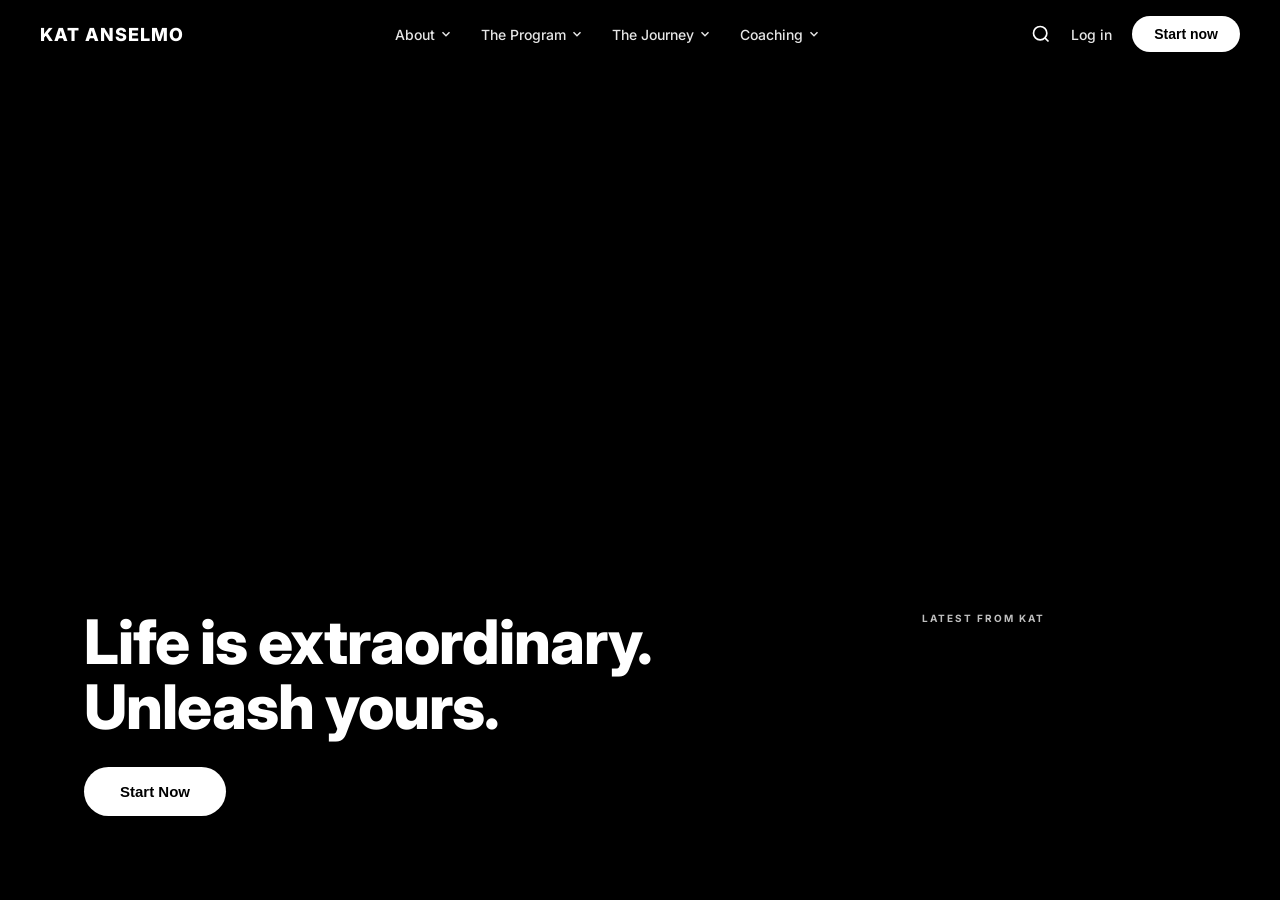
<file: 01index.html>
<!DOCTYPE html>
<html lang="en">
<head>
<meta charset="UTF-8">
<meta name="viewport" content="width=device-width, initial-scale=1.0">
<title>Kat Anselmo — Discover Your Pattern</title>
<link href="https://fonts.googleapis.com/css2?family=Inter:wght@400;500;600;700;800;900&display=swap" rel="stylesheet">
<style>
/* ─── RESET ─── */
*, *::before, *::after { margin: 0; padding: 0; box-sizing: border-box; }
html, body { height: 100%; font-family: 'Inter', sans-serif; background: #000; color: #fff; overflow: hidden; }

/* ─── PAGES ─── */
.page { position: fixed; inset: 0; display: none; flex-direction: column; }
.page.active { display: flex; }

/* ══════════════════════════════════════════
   PAGE 1 — HERO  (Tony Robbins layout)
══════════════════════════════════════════ */
#page1 { background: #000; }

/* NAV */
.nav {
  position: absolute; top: 0; left: 0; right: 0; z-index: 10;
  height: 68px;
  display: flex; align-items: center; justify-content: space-between;
  padding: 0 40px;
  background: #000;
}
.nav-logo {
  font-size: 18px; font-weight: 800; letter-spacing: 1px;
  color: #fff; text-decoration: none; text-transform: uppercase;
  white-space: nowrap;
}
.nav-links {
  display: flex; align-items: center; gap: 8px;
  list-style: none;
}
.nav-links a {
  font-size: 14px; font-weight: 500; color: #fff;
  text-decoration: none; padding: 6px 10px;
  display: flex; align-items: center; gap: 4px;
  opacity: .9;
  transition: opacity .15s;
}
.nav-links a:hover { opacity: 1; }
.nav-links a svg { width: 14px; height: 14px; }
.nav-right {
  display: flex; align-items: center; gap: 20px;
}
.nav-icon { background: none; border: none; cursor: pointer; color: #fff; display: flex; align-items: center; }
.nav-icon svg { width: 20px; height: 20px; }
.nav-login { font-size: 14px; font-weight: 500; color: #fff; text-decoration: none; opacity: .9; }
.btn-start-nav {
  font-size: 14px; font-weight: 600; color: #000;
  background: #fff; border: none; cursor: pointer;
  padding: 10px 22px; border-radius: 40px;
  transition: background .2s;
  text-decoration: none; white-space: nowrap;
}
.btn-start-nav:hover { background: #e0e0e0; }

/* HERO AREA */
.hero {
  flex: 1; position: relative; overflow: hidden;
  margin: 68px 28px 28px;
  border-radius: 20px;
}
.hero-bg {
  position: absolute; inset: 0;
  background-image: url('https://yt3.googleusercontent.com/EnrWO-MyVOdoss2sHWWYDowAPRiAeF9di5noGTQTJ4oD16N6YJidL72GyLL6UGkLJp0vILEt=w2276-fcrop64=1,00005a57ffffa5a8-k-c0xffffffff-no-nd-rj');
  background-size: cover; background-position: center top;
  border-radius: 20px;
}
/* Subtle vignette overlay - not a full overlay, just darkens bottom-left for text */
.hero-bg::after {
  content: '';
  position: absolute; inset: 0;
  background:
    linear-gradient(to top, rgba(0,0,0,.55) 0%, rgba(0,0,0,.1) 45%, transparent 70%),
    linear-gradient(to right, rgba(0,0,0,.35) 0%, transparent 55%);
  border-radius: 20px;
}

/* HERO TEXT — bottom-left */
.hero-text {
  position: absolute; bottom: 56px; left: 56px; z-index: 2;
}
.hero-text h1 {
  font-size: clamp(42px, 4.8vw, 72px);
  font-weight: 800;
  line-height: 1.05;
  color: #fff;
  margin-bottom: 28px;
  letter-spacing: -1px;
}
.btn-start-hero {
  display: inline-block;
  font-size: 15px; font-weight: 600; color: #000;
  background: #fff; border: none; cursor: pointer;
  padding: 16px 36px; border-radius: 40px;
  text-decoration: none;
  transition: background .2s, transform .15s;
}
.btn-start-hero:hover { background: #e8e8e8; transform: scale(1.02); }

/* VIDEO CARD — bottom-right */
.video-card {
  position: absolute; bottom: 40px; right: 44px; z-index: 3;
  width: 300px;
  background: #000; border-radius: 14px;
  overflow: hidden;
  box-shadow: 0 8px 32px rgba(0,0,0,.6);
}
.video-label {
  padding: 10px 14px 8px;
  font-size: 10px; font-weight: 700; letter-spacing: 2px;
  text-transform: uppercase; color: #fff; opacity: .75;
}
.video-embed {
  position: relative; width: 100%;
  /* YouTube Short is 9:16 — cap at reasonable height */
  height: 200px;
  overflow: hidden;
}
.video-embed iframe {
  position: absolute; top: 50%; left: 50%;
  transform: translate(-50%, -50%);
  width: 168px; /* 9:16 at 200px height */
  height: 200px;
  border: none; pointer-events: auto;
}
/* Watch pill */
.watch-pill {
  position: absolute; bottom: 10px; right: 10px;
  display: flex; align-items: center; gap: 6px;
  background: rgba(255,255,255,.15); backdrop-filter: blur(8px);
  border-radius: 40px; padding: 6px 14px;
  font-size: 13px; font-weight: 600; color: #fff;
  cursor: pointer;
}
.watch-pill svg { width: 14px; height: 14px; fill: #fff; }

/* ══════════════════════════════════════════
   PAGE 2 — QUIZ INTRO  (img2 layout)
   Left: white, text + CTA
   Right: mosaic of lifestyle photos
══════════════════════════════════════════ */
#page2 { background: #fff; flex-direction: column; }

.quiz-nav {
  height: 68px; background: #000;
  display: flex; align-items: center; justify-content: space-between;
  padding: 0 40px; flex-shrink: 0;
}
.quiz-nav .nav-logo { font-size: 18px; }
.quiz-nav .nav-links a { color: #fff; }
.quiz-nav .nav-login { color: #fff; }

.quiz-split {
  flex: 1; display: flex; overflow: hidden;
}

/* LEFT — white panel */
.quiz-left {
  width: 50%; display: flex; flex-direction: column;
  justify-content: flex-end;
  padding: 0 64px 80px;
  background: #fff;
}
.quiz-left h2 {
  font-size: clamp(32px, 3.8vw, 58px);
  font-weight: 800;
  color: #000;
  line-height: 1.08;
  margin-bottom: 18px;
  letter-spacing: -1.5px;
}
.quiz-left p {
  font-size: 18px; color: #555; font-weight: 400;
  margin-bottom: 40px; line-height: 1.5;
}
.btn-take-quiz {
  display: inline-block;
  font-size: 15px; font-weight: 700; color: #fff;
  background: #000; border: none; cursor: pointer;
  padding: 17px 38px; border-radius: 40px;
  text-decoration: none;
  transition: background .2s, transform .15s;
  width: fit-content;
}
.btn-take-quiz:hover { background: #222; transform: scale(1.02); }

/* RIGHT — mosaic */
.quiz-right {
  width: 50%; display: grid;
  grid-template-columns: repeat(3, 1fr);
  grid-template-rows: repeat(3, 1fr);
  gap: 6px;
  padding: 6px;
  background: #fff;
  overflow: hidden;
}
.mosaic-cell {
  border-radius: 10px; overflow: hidden;
  background: #ddd;
  position: relative;
}
/* Unsplash free lifestyle images — royalty free */
.mosaic-cell img {
  width: 100%; height: 100%; object-fit: cover; display: block;
}
/* Large centre-left cell spans 2 rows */
.mosaic-cell.tall { grid-row: span 2; }
.mosaic-cell.wide { grid-column: span 2; }

/* ══════════════════════════════════════════
   PAGES 3-9  — QUIZ QUESTIONS
   Left: black, question + options
   Right: full-bleed lifestyle photo
══════════════════════════════════════════ */
.q-page { background: #fff; flex-direction: column; }

.q-nav {
  height: 68px; background: #000; flex-shrink: 0;
  display: flex; align-items: center; justify-content: space-between;
  padding: 0 40px;
}
.q-nav .nav-logo { font-size: 18px; }

/* progress */
.progress-wrap { position: relative; }
.progress-bar-outer {
  width: 200px; height: 4px; background: rgba(255,255,255,.2); border-radius: 4px; overflow: hidden;
}
.progress-bar-inner {
  height: 100%; background: #fff; border-radius: 4px;
  transition: width .5s cubic-bezier(.4,0,.2,1);
}

.q-body { flex: 1; display: flex; overflow: hidden; }

/* LEFT: question */
.q-left {
  width: 50%; background: #000;
  display: flex; flex-direction: column;
  padding: 56px 64px 48px;
  overflow-y: auto;
}
.q-step-label {
  font-size: 11px; letter-spacing: 3px; text-transform: uppercase;
  color: rgba(255,255,255,.45); font-weight: 600;
  margin-bottom: 32px;
}
.q-question {
  font-size: clamp(22px, 2.5vw, 38px);
  font-weight: 800; color: #fff;
  line-height: 1.15; letter-spacing: -.5px;
  margin-bottom: 36px;
}
.q-options { display: flex; flex-direction: column; gap: 10px; flex: 1; }
.q-opt {
  display: flex; align-items: center; gap: 16px;
  padding: 16px 20px;
  border: 1.5px solid rgba(255,255,255,.14);
  background: transparent; cursor: pointer;
  color: rgba(255,255,255,.8); font-size: 15px; font-weight: 500;
  font-family: 'Inter', sans-serif;
  text-align: left; border-radius: 10px;
  transition: all .18s;
  position: relative; overflow: hidden;
}
.q-opt:hover { border-color: rgba(255,255,255,.5); background: rgba(255,255,255,.07); color: #fff; }
.q-opt.selected { border-color: #fff; background: rgba(255,255,255,.1); color: #fff; }
.q-opt-letter {
  width: 32px; height: 32px; min-width: 32px; border-radius: 50%;
  border: 1.5px solid rgba(255,255,255,.25);
  display: flex; align-items: center; justify-content: center;
  font-size: 12px; font-weight: 700; color: rgba(255,255,255,.4);
  transition: all .18s;
}
.q-opt.selected .q-opt-letter, .q-opt:hover .q-opt-letter {
  border-color: #fff; color: #000; background: #fff;
}

/* Q page bottom nav */
.q-nav-bottom {
  display: flex; align-items: center; justify-content: space-between;
  margin-top: 36px; padding-top: 24px;
  border-top: 1px solid rgba(255,255,255,.08);
}
.btn-q-back {
  background: none; border: none; cursor: pointer;
  color: rgba(255,255,255,.35); font-size: 14px; font-weight: 500;
  font-family: 'Inter', sans-serif;
  display: flex; align-items: center; gap: 6px;
  transition: color .15s;
}
.btn-q-back:hover { color: rgba(255,255,255,.7); }
.btn-q-next {
  font-size: 14px; font-weight: 700; color: #000;
  background: #fff; border: none; cursor: pointer;
  padding: 14px 32px; border-radius: 40px;
  font-family: 'Inter', sans-serif;
  transition: background .15s, transform .15s;
}
.btn-q-next:hover { background: #ddd; }
.btn-q-next:disabled { opacity: .3; cursor: not-allowed; transform: none; }

/* RIGHT: photo */
.q-right {
  width: 50%; position: relative; overflow: hidden;
}
.q-right img, .q-photo-ph {
  width: 100%; height: 100%; object-fit: cover; display: block;
}
.q-photo-ph { background: linear-gradient(135deg, #1a1a1a 0%, #3a3a3a 100%); }

/* ══════════════════════════════════════════
   CONTACT FORM PAGE
══════════════════════════════════════════ */
#page-contact .q-left { justify-content: center; }
.form-grid { display: grid; grid-template-columns: 1fr 1fr; gap: 14px; margin-bottom: 14px; }
.f-group { display: flex; flex-direction: column; gap: 6px; }
.f-group.full { grid-column: 1 / -1; }
.f-group label {
  font-size: 10px; letter-spacing: 3px; text-transform: uppercase;
  color: rgba(255,255,255,.4); font-weight: 600;
}
.f-group input, .f-group select {
  padding: 13px 16px; background: rgba(255,255,255,.07);
  border: 1.5px solid rgba(255,255,255,.15);
  color: #fff; font-size: 14px; font-family: 'Inter', sans-serif;
  border-radius: 8px; outline: none;
  transition: border-color .2s;
  -webkit-appearance: none;
}
.f-group input::placeholder { color: rgba(255,255,255,.2); }
.f-group input:focus, .f-group select:focus { border-color: rgba(255,255,255,.5); }
.f-group select option { background: #111; }
.form-privacy { font-size: 11px; color: rgba(255,255,255,.22); line-height: 1.6; margin-top: 10px; }

/* ══════════════════════════════════════════
   RESULTS PAGE
══════════════════════════════════════════ */
#page-results { flex-direction: column; background: #fff; }
#page-results .q-nav { background: #000; }
.results-body { flex: 1; display: flex; overflow: hidden; }
.results-left {
  width: 50%; padding: 56px 60px;
  background: #fff; overflow-y: auto;
  display: flex; flex-direction: column;
}
.res-eyebrow {
  font-size: 10px; letter-spacing: 3px; text-transform: uppercase;
  color: #888; font-weight: 700; margin-bottom: 16px;
}
.res-type-badge {
  display: inline-block;
  background: #000; color: #fff;
  font-size: 11px; font-weight: 700; letter-spacing: 2px; text-transform: uppercase;
  padding: 6px 16px; border-radius: 40px; margin-bottom: 20px;
}
.res-name {
  font-size: clamp(32px, 3.5vw, 52px);
  font-weight: 800; color: #000;
  letter-spacing: -1px; line-height: 1.05;
  margin-bottom: 10px;
}
.res-tagline {
  font-size: 17px; color: #555; font-style: italic;
  margin-bottom: 28px; font-weight: 400;
}
.res-divider { height: 1px; background: #e8e8e8; margin-bottom: 24px; }
.res-body { font-size: 15px; color: #333; line-height: 1.8; margin-bottom: 24px; }
.res-body p + p { margin-top: 14px; }
.res-traits { display: flex; flex-wrap: wrap; gap: 8px; margin-bottom: 24px; }
.res-trait {
  font-size: 12px; font-weight: 600; color: #333;
  border: 1.5px solid #ccc; padding: 5px 14px; border-radius: 40px;
  letter-spacing: .3px;
}
.res-insights { background: #f6f6f6; border-radius: 10px; padding: 20px 22px; }
.res-insights h4 { font-size: 14px; font-weight: 700; color: #000; margin-bottom: 12px; }
.res-insights li {
  font-size: 14px; color: #555; padding: 6px 0; padding-left: 20px;
  list-style: none; position: relative; border-bottom: 1px solid #eee;
  line-height: 1.6;
}
.res-insights li:last-child { border: none; }
.res-insights li::before { content: '→'; position: absolute; left: 0; color: #000; font-weight: 700; }

/* Booking — right panel */
.results-right {
  width: 50%; background: #000;
  display: flex; flex-direction: column; justify-content: center;
  padding: 64px 56px; position: relative; overflow: hidden;
}
.results-right::before {
  content: ''; position: absolute; inset: 0;
  background: radial-gradient(ellipse 70% 50% at 50% 60%, rgba(255,255,255,.04) 0%, transparent 70%);
  pointer-events: none;
}
.book-eyebrow { font-size: 10px; letter-spacing: 3px; text-transform: uppercase; color: rgba(255,255,255,.4); font-weight: 700; margin-bottom: 14px; position: relative; z-index: 1; }
.book-who { font-size: 16px; font-style: italic; color: rgba(255,255,255,.35); margin-bottom: 20px; position: relative; z-index: 1; }
.book-title { font-size: clamp(28px, 3vw, 46px); font-weight: 800; color: #fff; line-height: 1.08; letter-spacing: -1px; margin-bottom: 16px; position: relative; z-index: 1; }
.book-desc { font-size: 15px; color: rgba(255,255,255,.5); line-height: 1.75; margin-bottom: 32px; max-width: 340px; position: relative; z-index: 1; }
.book-features { margin-bottom: 32px; position: relative; z-index: 1; }
.book-feat {
  display: flex; align-items: center; gap: 14px;
  padding: 12px 0; border-bottom: 1px solid rgba(255,255,255,.06);
  font-size: 14px; color: rgba(255,255,255,.55); font-weight: 500;
}
.book-feat:last-child { border: none; }
.book-feat-dot { width: 6px; height: 6px; border-radius: 50%; background: #fff; opacity: .4; flex-shrink: 0; }
.btn-book {
  display: inline-flex; align-items: center; gap: 8px;
  font-size: 14px; font-weight: 700; color: #000;
  background: #fff; border: none; cursor: pointer;
  padding: 17px 36px; border-radius: 40px;
  text-decoration: none; font-family: 'Inter', sans-serif;
  transition: background .15s, transform .15s;
  position: relative; z-index: 1;
}
.btn-book:hover { background: #ddd; transform: scale(1.02); }
.btn-book-sec {
  display: block; margin-top: 14px;
  font-size: 13px; color: rgba(255,255,255,.25);
  text-decoration: none; font-weight: 500;
  position: relative; z-index: 1;
  transition: color .15s;
}
.btn-book-sec:hover { color: rgba(255,255,255,.6); }

/* ══════════════════════════════════════════
   LOADING OVERLAY
══════════════════════════════════════════ */
#loader {
  position: fixed; inset: 0; background: #000;
  display: flex; flex-direction: column; align-items: center; justify-content: center;
  z-index: 999; opacity: 0; pointer-events: none; transition: opacity .4s;
}
#loader.on { opacity: 1; pointer-events: all; }
.loader-ring {
  width: 48px; height: 48px;
  border: 2px solid rgba(255,255,255,.1);
  border-top-color: #fff; border-radius: 50%;
  animation: spin .7s linear infinite;
  margin-bottom: 22px;
}
@keyframes spin { to { transform: rotate(360deg); } }
.loader-txt { font-size: 18px; font-weight: 600; color: rgba(255,255,255,.4); }

/* ─── MOBILE ─── */
@media (max-width: 768px) {
  html, body { overflow: auto; }
  .page { position: relative; min-height: 100vh; }
  .quiz-split, .q-body, .results-body { flex-direction: column; }
  .quiz-left, .q-left, .results-left { width: 100%; }
  .quiz-right, .q-right, .results-right { width: 100%; min-height: 260px; }
  .hero-text h1 { font-size: 30px; }
  .video-card { width: 200px; }
  .nav-links { display: none; }
  .quiz-right { height: 300px; overflow: hidden; }
  .form-grid { grid-template-columns: 1fr; }
}
</style>
</head>
<body>

<!-- ══════════════════════════════════════
     LOADER
══════════════════════════════════════ -->
<div id="loader">
  <div class="loader-ring"></div>
  <div class="loader-txt">Analysing your pattern…</div>
</div>


<!-- ══════════════════════════════════════
     PAGE 1: HERO
══════════════════════════════════════ -->
<div class="page active" id="page1">

  <!-- NAV — black bar, Tony Robbins style -->
  <nav class="nav">
    <a href="https://katanselmo.com" class="nav-logo">Kat Anselmo</a>
    <ul class="nav-links">
      <li><a href="https://katanselmo.com/#about">About
        <svg viewBox="0 0 24 24" fill="none" stroke="currentColor" stroke-width="2.5"><polyline points="6 9 12 15 18 9"/></svg>
      </a></li>
      <li><a href="https://katanselmo.com/#course">The Program
        <svg viewBox="0 0 24 24" fill="none" stroke="currentColor" stroke-width="2.5"><polyline points="6 9 12 15 18 9"/></svg>
      </a></li>
      <li><a href="https://katanselmo.com/#pillars">The Journey
        <svg viewBox="0 0 24 24" fill="none" stroke="currentColor" stroke-width="2.5"><polyline points="6 9 12 15 18 9"/></svg>
      </a></li>
      <li><a href="#">Coaching
        <svg viewBox="0 0 24 24" fill="none" stroke="currentColor" stroke-width="2.5"><polyline points="6 9 12 15 18 9"/></svg>
      </a></li>
    </ul>
    <div class="nav-right">
      <button class="nav-icon" aria-label="Search">
        <svg viewBox="0 0 24 24" fill="none" stroke="currentColor" stroke-width="2"><circle cx="11" cy="11" r="8"/><line x1="21" y1="21" x2="16.65" y2="16.65"/></svg>
      </button>
      <a href="https://katanselmo.com" class="nav-login">Log in</a>
      <button class="btn-start-nav" onclick="showPage('page2')">Start now</button>
    </div>
  </nav>

  <!-- HERO -->
  <div class="hero">
    <div class="hero-bg"></div>

    <!-- Bottom-left text + CTA -->
    <div class="hero-text">
      <h1>Life is extraordinary.<br>Unleash yours.</h1>
      <button class="btn-start-hero" onclick="showPage('page2')">Start Now</button>
    </div>

    <!-- Bottom-right: YouTube Short -->
    <div class="video-card">
      <div class="video-label">Latest from Kat</div>
      <div class="video-embed">
        <!--
          YouTube Shorts embed.
          The short zFO2ka9Cxts plays inside an iframe.
          shorts/ URLs must use /embed/ format.
        -->
        <iframe
          src="https://www.youtube.com/embed/zFO2ka9Cxts?autoplay=1&mute=1&loop=1&playlist=zFO2ka9Cxts&controls=1&modestbranding=1&rel=0"
          allow="autoplay; encrypted-media"
          allowfullscreen
          title="Kat Anselmo — YouTube Short"
        ></iframe>
      </div>
    </div>
  </div>

</div><!-- /page1 -->


<!-- ══════════════════════════════════════
     PAGE 2: QUIZ INTRO  (img2 style)
══════════════════════════════════════ -->
<div class="page" id="page2">

  <nav class="quiz-nav">
    <a href="https://katanselmo.com" class="nav-logo">Kat Anselmo</a>
    <ul class="nav-links">
      <li><a href="https://katanselmo.com/#about">About<svg viewBox="0 0 24 24" fill="none" stroke="currentColor" stroke-width="2.5" style="width:13px;height:13px;"><polyline points="6 9 12 15 18 9"/></svg></a></li>
      <li><a href="https://katanselmo.com/#course">The Program<svg viewBox="0 0 24 24" fill="none" stroke="currentColor" stroke-width="2.5" style="width:13px;height:13px;"><polyline points="6 9 12 15 18 9"/></svg></a></li>
      <li><a href="#">Coaching<svg viewBox="0 0 24 24" fill="none" stroke="currentColor" stroke-width="2.5" style="width:13px;height:13px;"><polyline points="6 9 12 15 18 9"/></svg></a></li>
    </ul>
    <div class="nav-right">
      <a href="https://katanselmo.com" class="nav-login">Log in</a>
    </div>
  </nav>

  <div class="quiz-split">

    <!-- LEFT: white, vertically bottom-aligned -->
    <div class="quiz-left">
      <h2>Ready to take<br>control of<br>your life?</h2>
      <p>Let's find out what's been holding you back.</p>
      <button class="btn-take-quiz" onclick="showPage('page-contact')">Take the quiz</button>
    </div>

    <!-- RIGHT: mosaic of lifestyle photos -->
    <div class="quiz-right">
      <!-- Row 1 -->
      <div class="mosaic-cell">
        <img src="https://images.unsplash.com/photo-1518611012118-696072aa579a?w=400&q=80&auto=format" alt="yoga" loading="lazy">
      </div>
      <div class="mosaic-cell">
        <img src="https://images.unsplash.com/photo-1516589178581-6cd7833ae3b2?w=400&q=80&auto=format" alt="couple ocean" loading="lazy">
      </div>
      <div class="mosaic-cell">
        <img src="https://images.unsplash.com/photo-1508214751196-bcfd4ca60f91?w=400&q=80&auto=format" alt="woman canyon" loading="lazy">
      </div>
      <!-- Row 2 -->
      <div class="mosaic-cell">
        <img src="https://images.unsplash.com/photo-1529156069898-49953e39b3ac?w=400&q=80&auto=format" alt="couple reading" loading="lazy">
      </div>
      <div class="mosaic-cell">
        <img src="https://images.unsplash.com/photo-1534528741775-53994a69daeb?w=400&q=80&auto=format" alt="woman smiling" loading="lazy">
      </div>
      <div class="mosaic-cell">
        <img src="https://images.unsplash.com/photo-1524504388940-b1c1722653e1?w=400&q=80&auto=format" alt="outdoor couple" loading="lazy">
      </div>
      <!-- Row 3 -->
      <div class="mosaic-cell">
        <img src="https://images.unsplash.com/photo-1551632811-561732d1e306?w=400&q=80&auto=format" alt="hiking" loading="lazy">
      </div>
      <div class="mosaic-cell">
        <img src="https://images.unsplash.com/photo-1521737711867-e3b97375f902?w=400&q=80&auto=format" alt="team laptop" loading="lazy">
      </div>
      <div class="mosaic-cell">
        <img src="https://images.unsplash.com/photo-1531746020798-e6953c6e8e04?w=400&q=80&auto=format" alt="friends laughing" loading="lazy">
      </div>
    </div>

  </div>
</div><!-- /page2 -->


<!-- ══════════════════════════════════════
     PAGE: CONTACT FORM
══════════════════════════════════════ -->
<div class="page q-page" id="page-contact">
  <nav class="q-nav">
    <a href="https://katanselmo.com" class="nav-logo">Kat Anselmo</a>
    <div class="progress-wrap">
      <div class="progress-bar-outer"><div class="progress-bar-inner" style="width:0%"></div></div>
    </div>
    <a href="https://katanselmo.com" class="nav-login" style="color:#fff;">Log in</a>
  </nav>
  <div class="q-body">
    <div class="q-left" style="justify-content:center;">
      <div class="q-step-label">Before we begin</div>
      <div class="q-question" style="font-size:clamp(20px,2.2vw,34px);">Where shall we send<br>your results?</div>
      <div class="form-grid">
        <div class="f-group"><label>First Name *</label><input type="text" id="fName" placeholder="Your first name"></div>
        <div class="f-group"><label>Last Name</label><input type="text" id="lName" placeholder="Your last name"></div>
        <div class="f-group full"><label>Email Address *</label><input type="email" id="fEmail" placeholder="your@email.com"></div>
        <div class="f-group full">
          <label>What brought you here?</label>
          <select id="fIntent">
            <option value="">— Select one —</option>
            <option value="stuck">I feel stuck and can't move forward</option>
            <option value="overwhelm">I'm overwhelmed and exhausted</option>
            <option value="direction">I've lost my direction</option>
            <option value="relationships">My relationships feel difficult</option>
            <option value="purpose">I'm searching for my purpose</option>
            <option value="curious">Just curious</option>
          </select>
        </div>
      </div>
      <p class="form-privacy">🔒 Private. Never shared or sold. Unsubscribe anytime.</p>
      <div class="q-nav-bottom" style="border-top:1px solid rgba(255,255,255,.08);margin-top:28px;padding-top:22px;">
        <button class="btn-q-back" onclick="showPage('page2')">← Back</button>
        <button class="btn-q-next" onclick="submitContact()">Start Quiz →</button>
      </div>
    </div>
    <div class="q-right">
      <img src="https://images.unsplash.com/photo-1544005313-94ddf0286df2?w=800&q=80&auto=format" alt="" loading="lazy">
    </div>
  </div>
</div>


<!-- ══════════════════════════════════════
     QUIZ PAGES Q1–Q7  (generated by JS)
══════════════════════════════════════ -->


<!-- ══════════════════════════════════════
     PAGE: RESULTS
══════════════════════════════════════ -->
<div class="page" id="page-results" style="flex-direction:column;background:#fff;">
  <nav class="q-nav" style="background:#000;">
    <a href="https://katanselmo.com" class="nav-logo">Kat Anselmo</a>
    <div class="progress-wrap">
      <div class="progress-bar-outer"><div class="progress-bar-inner" style="width:100%"></div></div>
    </div>
    <a href="https://katanselmo.com" class="nav-login" style="color:#fff;">Log in</a>
  </nav>
  <div class="results-body">
    <!-- Left: result text -->
    <div class="results-left">
      <div class="res-eyebrow">Your result</div>
      <div class="res-type-badge" id="rBadge">The Overthinker</div>
      <div class="res-name" id="rName"></div>
      <div class="res-tagline" id="rTagline"></div>
      <div class="res-divider"></div>
      <div class="res-body" id="rBody"></div>
      <div class="res-traits" id="rTraits"></div>
      <div class="res-insights" id="rInsights"></div>
    </div>
    <!-- Right: booking -->
    <div class="results-right">
      <div class="book-eyebrow">Your next step</div>
      <div class="book-who" id="bookWho"></div>
      <div class="book-title">Ready to go<br>deeper with Kat?</div>
      <p class="book-desc">Book a free 10-minute call. Kat will look at your results and show you exactly what your pattern means — no pressure, no pitch.</p>
      <div class="book-features">
        <div class="book-feat"><span class="book-feat-dot"></span>10 minutes — completely free</div>
        <div class="book-feat"><span class="book-feat-dot"></span>Personalised to your result</div>
        <div class="book-feat"><span class="book-feat-dot"></span>Walk away with clarity</div>
      </div>
      <!-- REPLACE with real Calendly link -->
      <a href="https://calendly.com/katanselmo/10min" target="_blank" class="btn-book">Book my free call with Kat →</a>
      <a href="https://katanselmo.com/#course" class="btn-book-sec">Or explore The Path to Success →</a>
    </div>
  </div>
</div>


<!-- ══════════════════════════════════════
     SCRIPT
══════════════════════════════════════ -->
<script>
// ─── Quiz data ───
const QUESTIONS = [
  {
    q: "When something doesn't go as planned, you tend to:",
    photo: "https://images.unsplash.com/photo-1499209974431-9dddcece7f88?w=900&q=80&auto=format",
    opts: [
      { text: "Blame yourself",                        type: "overthinker" },
      { text: "Worry about what others think",         type: "overthinker" },
      { text: "Find silver linings and correlations",  type: "pleaser"     },
      { text: "Make a plan around possible outcomes",  type: "navigator"   }
    ]
  },
  {
    q: "When thinking about the future, you feel:",
    photo: "https://images.unsplash.com/photo-1506794778202-cad84cf45f1d?w=900&q=80&auto=format",
    opts: [
      { text: "Anxious — it feels out of my control",             type: "overthinker" },
      { text: "Responsible for everyone else's outcome",          type: "pleaser"     },
      { text: "Disconnected — like it doesn't really concern me", type: "avoider"     },
      { text: "Confused — I genuinely don't know what I want",    type: "navigator"   }
    ]
  },
  {
    q: "When something emotionally difficult happens, you:",
    photo: "https://images.unsplash.com/photo-1552058544-f2b08422138a?w=900&q=80&auto=format",
    opts: [
      { text: "Keep busy to avoid feeling it",           type: "avoider"     },
      { text: "Replay it in your mind on loop",          type: "overthinker" },
      { text: "Focus on helping others instead",         type: "pleaser"     },
      { text: "Feel emotions you struggle to explain",   type: "navigator"   }
    ]
  },
  {
    q: "When faced with an important decision, you usually:",
    photo: "https://images.unsplash.com/photo-1500648767791-00dcc994a43e?w=900&q=80&auto=format",
    opts: [
      { text: "Overthink every option until exhausted",             type: "overthinker" },
      { text: "Ask everyone around you what you should do",         type: "pleaser"     },
      { text: "Avoid deciding — \"I'll think about it later\"",     type: "avoider"     },
      { text: "Act on what looks right from the outside",           type: "navigator"   }
    ]
  },
  {
    q: "Your biggest challenge right now feels like:",
    photo: "https://images.unsplash.com/photo-1531746020798-e6953c6e8e04?w=900&q=80&auto=format",
    opts: [
      { text: "Lack of confidence in myself",              type: "overthinker" },
      { text: "Fear of disappointing others",              type: "avoider"     },
      { text: "Facing feelings I keep pushing away",       type: "avoider"     },
      { text: "Not knowing what my purpose really is",     type: "navigator"   }
    ]
  },
  {
    q: "When reflecting on your current situation, you most often look:",
    photo: "https://images.unsplash.com/photo-1494790108377-be9c29b29330?w=900&q=80&auto=format",
    opts: [
      { text: "To the past — replaying and analysing",           type: "overthinker" },
      { text: "To others — to find your own answer in them",     type: "pleaser"     },
      { text: "Away — you'd rather not look at all",             type: "avoider"     },
      { text: "Forward, but feeling genuinely lost",             type: "navigator"   }
    ]
  },
  {
    q: "In relationships or work, you often:",
    photo: "https://images.unsplash.com/photo-1529156069898-49953e39b3ac?w=900&q=80&auto=format",
    opts: [
      { text: "Seek others' approval before trusting yourself",   type: "pleaser"     },
      { text: "Prioritise others so much you lose yourself",      type: "pleaser"     },
      { text: "Avoid conflict at almost any cost",                type: "avoider"     },
      { text: "Feel like you don't quite belong anywhere",        type: "navigator"   }
    ]
  }
];

const ARCHETYPES = {
  overthinker: {
    badge: "The Overthinker",
    name: "The Overthinker",
    tagline: "Exhausted by your own mind.",
    body: `<p>You have a rich, analytical mind — and right now it's working against you. You replay situations endlessly, searching for what you missed, what you could have done differently, what others really meant.</p>
<p>This constant mental activity was likely an adaptation — a way to feel safe when life felt unpredictable. But over time it has become a loop that keeps you disconnected from your own inner knowing.</p>
<p>The way forward is not to stop thinking. It's to learn to trust yourself again — one small decision at a time.</p>`,
    traits: ["Replaying conversations", "Second-guessing decisions", "Difficulty letting go", "Analysis paralysis"],
    insights: ["Replaying conversations long after they've passed", "Difficulty trusting your instincts even when you know the answer", "Finding constant analysis physically exhausting"]
  },
  pleaser: {
    badge: "The People Pleaser",
    name: "The People Pleaser",
    tagline: "So focused on others, you've lost yourself.",
    body: `<p>You naturally tend to others' needs — often putting everyone else first. This empathy is a beautiful quality and often makes you a thoughtful friend, partner, or colleague.</p>
<p>But all this love you extend to others makes it difficult to stay connected to your own needs, your own voice, and what you actually want from your life.</p>
<p>Breaking free is not about becoming selfish. It's about learning to care for yourself with the same warmth you give so freely to everyone else.</p>`,
    traits: ["Difficulty saying no", "Feeling responsible for others", "Losing your voice", "Seeking validation"],
    insights: ["Avoiding conflict even when it costs you something important", "Feeling responsible for other people's emotions", "Losing your own perspective whenever others push back"]
  },
  avoider: {
    badge: "The Avoider",
    name: "The Avoider",
    tagline: "Postponing the feelings that matter most.",
    body: `<p>When situations feel overwhelming or emotionally charged, you naturally pull back — keeping busy, staying distracted, or simply not going there.</p>
<p>You might tell yourself you're "not ready yet." But underneath, there's often a fear of feeling things fully — a belief that if you stop running, something difficult will be waiting.</p>
<p>Avoidance often isn't laziness. It's a sign that something feels emotionally tender, and you've never had a truly safe space to feel it. Creating that space is where everything begins to shift.</p>`,
    traits: ["Staying busy to avoid feeling", "Delaying hard conversations", "Emotional withdrawal", "Difficulty with vulnerability"],
    insights: ["Keeping yourself 'busy' to avoid sitting with feelings", "Postponing conversations that actually matter to you", "Feeling relief then guilt when you avoid something important"]
  },
  navigator: {
    badge: "The Uncertain Navigator",
    name: "The Uncertain Navigator",
    tagline: "Lost your direction. Not sure what you want.",
    body: `<p>You may be in a period of deep transition. Feeling unsure about your direction is disorienting — but it actually signals that you're ready to think more deeply about what is truly yours, not what was expected of you.</p>
<p>This sense of "who am I really?" often happens to thoughtful people who have spent a long time living by others' expectations. It creates a feeling of being stuck or disconnected from your own life.</p>
<p>Reconnecting with your inner voice often brings clarity that surprises people. The answers aren't far away — they're already inside you.</p>`,
    traits: ["Questioning your direction", "Feeling disconnected", "Searching for meaning", "Uncertainty about what you want"],
    insights: ["Feeling 'stuck' without being able to name exactly why", "Questioning whether your goals are truly yours", "Sensing a shift is coming but not knowing which way to go"]
  }
};

// ─── State ───
const scores = { overthinker: 0, pleaser: 0, avoider: 0, navigator: 0 };
let currentQIdx = 0;  // 0-based index into QUESTIONS
const userAnswers = {}; // questionIdx → type

// ─── Page navigation ───
function showPage(id) {
  document.querySelectorAll('.page').forEach(p => p.classList.remove('active'));
  document.getElementById(id).classList.add('active');
  window.scrollTo(0, 0);
}

// ─── Build all quiz question pages on load ───
function buildQuizPages() {
  QUESTIONS.forEach((qData, idx) => {
    const pageId = `page-q${idx}`;
    const div = document.createElement('div');
    div.className = 'page q-page';
    div.id = pageId;

    const pct = Math.round(((idx + 1) / QUESTIONS.length) * 100);
    const prevPage = idx === 0 ? 'page-contact' : `page-q${idx - 1}`;
    const nextPage = idx === QUESTIONS.length - 1 ? null : `page-q${idx + 1}`;

    const optButtons = qData.opts.map((opt, oi) => {
      const letters = ['A', 'B', 'C', 'D'];
      return `<button class="q-opt" id="opt-${idx}-${oi}" onclick="pickOpt(${idx}, ${oi}, '${opt.type}')">
        <span class="q-opt-letter">${letters[oi]}</span>${opt.text}
      </button>`;
    }).join('');

    const nextAction = nextPage
      ? `onclick="nextQ(${idx}, '${nextPage}')"`
      : `onclick="finishQuiz(${idx})"`;
    const nextLabel = nextPage ? 'Next →' : 'See My Results →';

    div.innerHTML = `
      <nav class="q-nav">
        <a href="https://katanselmo.com" class="nav-logo">Kat Anselmo</a>
        <div class="progress-wrap">
          <div class="progress-bar-outer">
            <div class="progress-bar-inner" id="prog-${idx}" style="width:${pct}%"></div>
          </div>
        </div>
        <a href="https://katanselmo.com" class="nav-login" style="color:#fff;">Log in</a>
      </nav>
      <div class="q-body">
        <div class="q-left">
          <div class="q-step-label">Question ${idx + 1} of ${QUESTIONS.length}</div>
          <div class="q-question">${qData.q}</div>
          <div class="q-options" id="opts-${idx}">${optButtons}</div>
          <div class="q-nav-bottom">
            <button class="btn-q-back" onclick="showPage('${prevPage}')">← Back</button>
            <button class="btn-q-next" id="next-${idx}" ${nextAction} disabled>${nextLabel}</button>
          </div>
        </div>
        <div class="q-right">
          <img src="${qData.photo}" alt="" loading="lazy">
        </div>
      </div>
    `;
    document.body.insertBefore(div, document.getElementById('page-results'));
  });
}

function pickOpt(qIdx, optIdx, type) {
  // Remove previous selection for this question
  if (userAnswers[qIdx] !== undefined) {
    // remove from scores
    scores[userAnswers[qIdx].type]--;
  }
  // Clear visual
  document.querySelectorAll(`#opts-${qIdx} .q-opt`).forEach(o => o.classList.remove('selected'));
  // Select this
  document.getElementById(`opt-${qIdx}-${optIdx}`).classList.add('selected');
  // Store
  userAnswers[qIdx] = { optIdx, type };
  scores[type]++;
  // Enable next
  document.getElementById(`next-${qIdx}`).disabled = false;
}

function nextQ(qIdx, nextPageId) {
  if (!userAnswers[qIdx]) return;
  showPage(nextPageId);
}

function finishQuiz(lastQIdx) {
  if (!userAnswers[lastQIdx]) return;
  // Show loader
  const loader = document.getElementById('loader');
  loader.classList.add('on');
  // Save to backend
  saveToSheet({
    type: 'result',
    firstName: document.getElementById('fName').value.trim(),
    lastName: document.getElementById('lName').value.trim(),
    email: document.getElementById('fEmail').value.trim(),
    intent: document.getElementById('fIntent').value,
    scores: JSON.stringify(scores),
    result: getWinner(),
    timestamp: new Date().toISOString()
  });
  setTimeout(() => {
    renderResults();
    loader.classList.remove('on');
    showPage('page-results');
  }, 2000);
}

function getWinner() {
  return Object.entries(scores).sort((a, b) => b[1] - a[1])[0][0];
}

function renderResults() {
  const winner = getWinner();
  const R = ARCHETYPES[winner];
  const firstName = document.getElementById('fName').value.trim().split(' ')[0];

  document.getElementById('rBadge').textContent = R.badge;
  document.getElementById('rName').textContent = firstName
    ? `${firstName}, you are ${R.name}.`
    : R.name;
  document.getElementById('rTagline').textContent = `"${R.tagline}"`;
  document.getElementById('rBody').innerHTML = R.body;
  document.getElementById('rTraits').innerHTML = R.traits.map(t => `<span class="res-trait">${t}</span>`).join('');
  document.getElementById('rInsights').innerHTML =
    `<h4>You might notice yourself…</h4><ul>` +
    R.insights.map(i => `<li>${i}</li>`).join('') +
    `</ul>`;
  document.getElementById('bookWho').textContent = `You are ${R.name}.`;
}

// ─── Contact submit ───
function submitContact() {
  const name = document.getElementById('fName').value.trim();
  const email = document.getElementById('fEmail').value.trim();
  if (!name) { alert('Please enter your first name.'); return; }
  if (!email || !/\S+@\S+\.\S+/.test(email)) { alert('Please enter a valid email address.'); return; }
  saveToSheet({
    type: 'contact',
    firstName: name,
    lastName: document.getElementById('lName').value.trim(),
    email,
    intent: document.getElementById('fIntent').value,
    timestamp: new Date().toISOString(),
    source: window.location.href
  });
  showPage('page-q0');
}

// ─── Google Sheets backend ───
function saveToSheet(data) {
  // REPLACE with your Google Apps Script web app URL
  const ENDPOINT = 'https://script.google.com/macros/s/YOUR_APPS_SCRIPT_ID/exec';
  fetch(ENDPOINT, {
    method: 'POST',
    mode: 'no-cors',
    headers: { 'Content-Type': 'application/json' },
    body: JSON.stringify(data)
  }).catch(() => {});
}

// ─── Init ───
buildQuizPages();
</script>
</body>
</html>
</file>
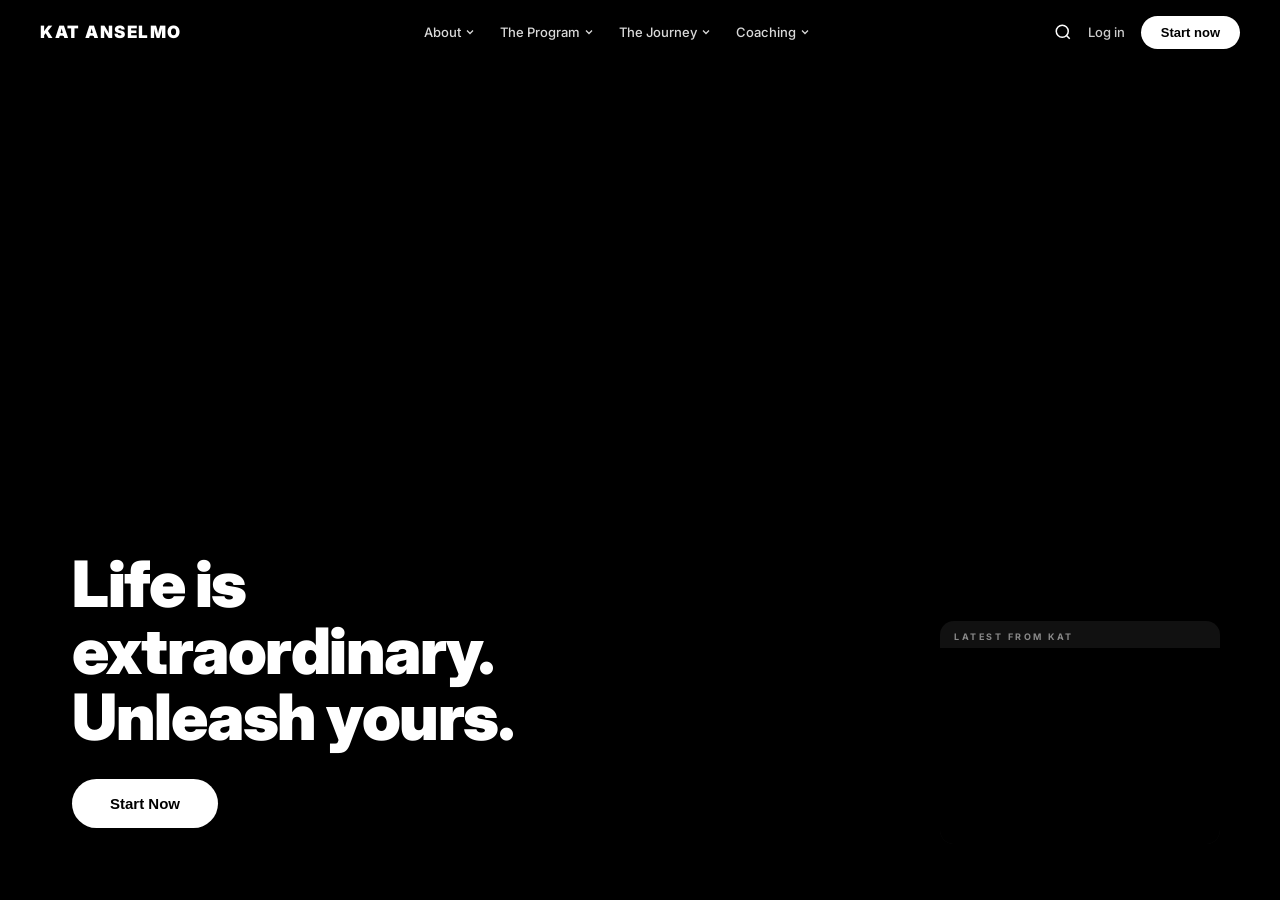
<file: index2.html>
<!DOCTYPE html>
<html lang="en">
<head>
<meta charset="UTF-8">
<meta name="viewport" content="width=device-width, initial-scale=1.0, viewport-fit=cover">
<meta name="theme-color" content="#000000">
<title>Kat Anselmo — Discover Your Pattern</title>
<link href="https://fonts.googleapis.com/css2?family=Inter:wght@400;500;600;700;800;900&display=swap" rel="stylesheet">
<style>
/* ═══════════════════════════════════════
   BASE
═══════════════════════════════════════ */
*, *::before, *::after { margin:0; padding:0; box-sizing:border-box; -webkit-tap-highlight-color:transparent; }
html { scroll-behavior:smooth; }
body { font-family:'Inter',sans-serif; background:#000; color:#fff; overflow-x:hidden; }

/* ═══════════════════════════════════════
   PAGE SYSTEM
   Desktop: fixed, full-viewport panels
   Mobile:  normal flow, scrollable
═══════════════════════════════════════ */
.page { display:none; flex-direction:column; }
.page.active { display:flex; }

/* Desktop: each page locks to viewport */
@media (min-width:769px) {
  .page { position:fixed; inset:0; overflow:hidden; }
}
/* Mobile: pages are full natural-height blocks */
@media (max-width:768px) {
  .page { position:relative; min-height:100svh; }
  .page.active { display:flex; }
}

/* ═══════════════════════════════════════
   SHARED NAV
═══════════════════════════════════════ */
.nav {
  display:flex; align-items:center; justify-content:space-between;
  padding:0 40px; height:64px; background:#000;
  flex-shrink:0; position:relative; z-index:20;
}
.nav-logo {
  font-size:17px; font-weight:900; letter-spacing:1.5px;
  color:#fff; text-decoration:none; text-transform:uppercase;
  white-space:nowrap; flex-shrink:0;
}
.nav-links {
  display:flex; align-items:center; gap:4px; list-style:none;
  flex:1; justify-content:center;
}
.nav-links a {
  font-size:13px; font-weight:500; color:rgba(255,255,255,.85);
  text-decoration:none; padding:6px 10px;
  display:flex; align-items:center; gap:3px;
  border-radius:6px; transition:background .15s;
}
.nav-links a:hover { background:rgba(255,255,255,.08); }
.nav-links a svg { width:12px; height:12px; flex-shrink:0; }
.nav-right { display:flex; align-items:center; gap:16px; flex-shrink:0; }
.nav-login { font-size:13px; font-weight:500; color:rgba(255,255,255,.8); text-decoration:none; }
.btn-start-nav {
  font-size:13px; font-weight:700; color:#000;
  background:#fff; border:none; cursor:pointer;
  padding:9px 20px; border-radius:40px;
  transition:background .2s; white-space:nowrap; text-decoration:none;
}
.btn-start-nav:hover { background:#ddd; }

/* Hamburger — mobile only */
.nav-hamburger {
  display:none; background:none; border:none; cursor:pointer;
  flex-direction:column; gap:5px; padding:4px;
}
.nav-hamburger span {
  display:block; width:22px; height:2px; background:#fff; border-radius:2px;
}

@media (max-width:768px) {
  .nav { padding:0 20px; }
  .nav-links { display:none; }
  .nav-login { display:none; }
  .btn-start-nav { padding:8px 16px; font-size:12px; }
  .nav-hamburger { display:flex; }
}

/* ═══════════════════════════════════════
   PAGE 1 — HERO
═══════════════════════════════════════ */
#page1 { background:#000; }

/* Desktop: hero fills remaining viewport below nav */
.hero-wrap {
  flex:1; position:relative;
  margin:0 20px 20px; border-radius:18px; overflow:hidden;
}
.hero-bg {
  position:absolute; inset:0;
  background-image:url('https://yt3.googleusercontent.com/EnrWO-MyVOdoss2sHWWYDowAPRiAeF9di5noGTQTJ4oD16N6YJidL72GyLL6UGkLJp0vILEt=w2276-fcrop64=1,00005a57ffffa5a8-k-c0xffffffff-no-nd-rj');
  background-size:cover; background-position:center 20%;
}
.hero-bg::after {
  content:''; position:absolute; inset:0;
  background:
    linear-gradient(to top, rgba(0,0,0,.65) 0%, rgba(0,0,0,.15) 40%, transparent 65%),
    linear-gradient(to right, rgba(0,0,0,.4) 0%, transparent 50%);
}
/* Hero text — bottom-left */
.hero-text {
  position:absolute; bottom:52px; left:52px; z-index:2; max-width:580px;
}
.hero-text h1 {
  font-size:clamp(36px, 5vw, 70px); font-weight:900;
  line-height:1.04; color:#fff; letter-spacing:-1.5px;
  margin-bottom:28px;
}
.btn-start-hero {
  display:inline-block; font-size:15px; font-weight:700; color:#000;
  background:#fff; border:none; cursor:pointer;
  padding:16px 38px; border-radius:40px;
  transition:background .2s, transform .15s;
}
.btn-start-hero:hover { background:#e0e0e0; transform:scale(1.02); }

/* Video card — desktop: absolute bottom-right of hero */
.video-card {
  position:absolute; bottom:36px; right:40px; z-index:3;
  width:280px; background:#111; border-radius:14px;
  overflow:hidden; box-shadow:0 12px 40px rgba(0,0,0,.7);
}
.video-label {
  padding:10px 14px 6px;
  font-size:9px; font-weight:700; letter-spacing:2.5px;
  text-transform:uppercase; color:rgba(255,255,255,.5);
}
.video-embed {
  position:relative; width:100%; height:196px; overflow:hidden;
  background:#000; display:flex; align-items:center; justify-content:center;
}
.video-embed iframe {
  /* Shorts are 9:16 — at 196px height, width = 110px; we scale up a bit */
  width:112px; height:196px; border:none; flex-shrink:0;
}

/* ── MOBILE: hero becomes scroll layout ── */
@media (max-width:768px) {
  #page1 { overflow-y:auto; min-height:100svh; background:#000; }

  .hero-wrap {
    /* On mobile: hero is tall image area, NOT flex:1 */
    flex:none; margin:0; border-radius:0;
    height:75svh; min-height:440px;
  }
  .hero-text {
    bottom:32px; left:24px; right:24px;
  }
  .hero-text h1 { font-size:clamp(30px, 9vw, 46px); margin-bottom:20px; }
  .btn-start-hero { padding:14px 30px; font-size:14px; }

  /* Video card on mobile: NOT absolute, flows below hero */
  .video-card {
    position:relative; bottom:auto; right:auto;
    width:100%; margin:0; border-radius:0;
    box-shadow:none; border-top:1px solid rgba(255,255,255,.07);
  }
  .video-embed {
    height:56vw; max-height:320px;
  }
  .video-embed iframe {
    /* On mobile show wider to fill the card */
    width:100%; height:100%;
  }
  /* Small scroll hint label */
  .scroll-hint {
    display:flex; align-items:center; justify-content:center; gap:8px;
    padding:14px 20px; font-size:12px; color:rgba(255,255,255,.35);
    font-weight:500; letter-spacing:1px;
  }
  .scroll-hint svg { width:14px; height:14px; animation:bounce .9s ease-in-out infinite; }
  @keyframes bounce { 0%,100%{transform:translateY(0);} 50%{transform:translateY(4px);} }
}
@media (min-width:769px) {
  .scroll-hint { display:none; }
}

/* ═══════════════════════════════════════
   PAGE 2 — QUIZ INTRO
═══════════════════════════════════════ */
#page2 { background:#fff; }

.quiz-split {
  flex:1; display:flex; overflow:hidden;
}
/* Left: white */
.quiz-left {
  width:48%; display:flex; flex-direction:column;
  justify-content:flex-end; padding:0 64px 72px;
  background:#fff;
}
.quiz-left h2 {
  font-size:clamp(28px,3.8vw,56px); font-weight:900;
  color:#000; line-height:1.06; letter-spacing:-1.5px; margin-bottom:16px;
}
.quiz-left p { font-size:17px; color:#555; margin-bottom:36px; line-height:1.55; }
.btn-take-quiz {
  display:inline-block; font-size:14px; font-weight:700; color:#fff;
  background:#000; border:none; cursor:pointer;
  padding:16px 36px; border-radius:40px;
  transition:background .2s, transform .15s; width:fit-content;
}
.btn-take-quiz:hover { background:#222; transform:scale(1.02); }

/* Right: mosaic */
.quiz-right {
  width:52%; display:grid;
  grid-template-columns:repeat(3,1fr);
  grid-template-rows:repeat(3,1fr);
  gap:5px; padding:5px; background:#fff; overflow:hidden;
}
.mc { border-radius:9px; overflow:hidden; background:#ddd; }
.mc img { width:100%; height:100%; object-fit:cover; display:block; }

@media (max-width:768px) {
  #page2 { overflow-y:auto; }
  .quiz-split { flex-direction:column; overflow:visible; }
  .quiz-left {
    width:100%; padding:48px 24px 36px;
    justify-content:flex-start; order:2;
  }
  .quiz-right {
    width:100%; order:1;
    height:55vw; min-height:200px; max-height:300px;
    padding:0; gap:3px;
  }
  .mc { border-radius:5px; }
}

/* ═══════════════════════════════════════
   SHARED Q-NAV (progress bar header)
═══════════════════════════════════════ */
.q-topnav {
  display:flex; align-items:center; justify-content:space-between;
  padding:0 40px; height:64px; background:#000; flex-shrink:0;
}
.q-topnav .nav-logo { font-size:17px; font-weight:900; color:#fff; text-decoration:none; text-transform:uppercase; white-space:nowrap; }
.q-topnav .nav-login { font-size:13px; font-weight:500; color:rgba(255,255,255,.6); text-decoration:none; }
.prog-outer { flex:1; max-width:200px; height:3px; background:rgba(255,255,255,.15); border-radius:3px; margin:0 24px; overflow:hidden; }
.prog-inner { height:100%; background:#fff; border-radius:3px; transition:width .5s cubic-bezier(.4,0,.2,1); }

@media (max-width:768px) {
  .q-topnav { padding:0 18px; }
  .prog-outer { max-width:120px; margin:0 14px; }
  .q-topnav .nav-login { display:none; }
}

/* ═══════════════════════════════════════
   CONTACT FORM PAGE
═══════════════════════════════════════ */
#page-contact { background:#000; }

.contact-body {
  flex:1; display:flex; overflow:hidden;
}
.contact-left {
  width:50%; background:#000;
  display:flex; flex-direction:column; justify-content:center;
  padding:52px 64px; overflow-y:auto;
}
.contact-right {
  width:50%; overflow:hidden; position:relative;
}
.contact-right img {
  width:100%; height:100%; object-fit:cover; display:block;
  filter:brightness(.75);
}

.step-label {
  font-size:10px; letter-spacing:4px; text-transform:uppercase;
  color:rgba(255,255,255,.4); font-weight:700; margin-bottom:24px;
}
.step-q {
  font-size:clamp(22px,2.8vw,38px); font-weight:800;
  color:#fff; line-height:1.1; letter-spacing:-.5px; margin-bottom:32px;
}
.form-grid { display:grid; grid-template-columns:1fr 1fr; gap:12px; margin-bottom:12px; }
.fg { display:flex; flex-direction:column; gap:5px; }
.fg.full { grid-column:1/-1; }
.fg label { font-size:9px; letter-spacing:3px; text-transform:uppercase; color:rgba(255,255,255,.38); font-weight:700; }
.fg input, .fg select {
  padding:13px 15px; background:rgba(255,255,255,.06);
  border:1.5px solid rgba(255,255,255,.12);
  color:#fff; font-size:14px; font-family:'Inter',sans-serif;
  border-radius:9px; outline:none; transition:border-color .2s;
  -webkit-appearance:none;
}
.fg input::placeholder { color:rgba(255,255,255,.2); }
.fg input:focus, .fg select:focus { border-color:rgba(255,255,255,.45); }
.fg select option { background:#111; }
.form-privacy { font-size:11px; color:rgba(255,255,255,.2); line-height:1.6; margin-top:10px; }

@media (max-width:768px) {
  #page-contact { overflow-y:auto; min-height:100svh; }
  .contact-body { flex-direction:column; overflow:visible; }
  .contact-right { width:100%; height:220px; order:-1; }
  .contact-left { width:100%; padding:36px 24px; }
  .form-grid { grid-template-columns:1fr; }
}

/* ═══════════════════════════════════════
   QUIZ QUESTION PAGES
═══════════════════════════════════════ */
.q-page { background:#000; }

.q-body { flex:1; display:flex; overflow:hidden; }

.q-left {
  width:50%; background:#000;
  display:flex; flex-direction:column;
  padding:48px 60px 40px; overflow-y:auto;
}
.q-right {
  width:50%; position:relative; overflow:hidden; flex-shrink:0;
}
.q-right img { width:100%; height:100%; object-fit:cover; display:block; }

.q-question {
  font-size:clamp(20px,2.4vw,36px); font-weight:800;
  color:#fff; line-height:1.15; letter-spacing:-.4px; margin-bottom:32px;
}
.q-options { display:flex; flex-direction:column; gap:9px; flex:1; }
.q-opt {
  display:flex; align-items:center; gap:14px;
  padding:15px 18px; border:1.5px solid rgba(255,255,255,.12);
  background:transparent; cursor:pointer;
  color:rgba(255,255,255,.75); font-size:14px; font-weight:500;
  font-family:'Inter',sans-serif; text-align:left; border-radius:10px;
  transition:all .18s; line-height:1.45;
}
.q-opt:hover { border-color:rgba(255,255,255,.45); background:rgba(255,255,255,.06); color:#fff; }
.q-opt.sel { border-color:#fff; background:rgba(255,255,255,.09); color:#fff; }
.q-letter {
  width:30px; height:30px; min-width:30px; border-radius:50%;
  border:1.5px solid rgba(255,255,255,.22);
  display:flex; align-items:center; justify-content:center;
  font-size:11px; font-weight:800; color:rgba(255,255,255,.35);
  transition:all .18s;
}
.q-opt.sel .q-letter, .q-opt:hover .q-letter {
  border-color:#fff; background:#fff; color:#000;
}
.q-nav-row {
  display:flex; align-items:center; justify-content:space-between;
  margin-top:28px; padding-top:20px;
  border-top:1px solid rgba(255,255,255,.07);
}
.btn-back {
  background:none; border:none; cursor:pointer;
  color:rgba(255,255,255,.3); font-size:13px; font-weight:600;
  font-family:'Inter',sans-serif; display:flex; align-items:center; gap:6px;
  transition:color .15s; padding:0;
}
.btn-back:hover { color:rgba(255,255,255,.65); }
.btn-next {
  font-size:13px; font-weight:700; color:#000;
  background:#fff; border:none; cursor:pointer;
  padding:13px 30px; border-radius:40px;
  font-family:'Inter',sans-serif;
  transition:background .15s, transform .15s;
}
.btn-next:hover { background:#ddd; }
.btn-next:disabled { opacity:.25; cursor:not-allowed; transform:none; }

@media (max-width:768px) {
  .q-page { overflow-y:auto; min-height:100svh; }
  .q-body { flex-direction:column; overflow:visible; }
  .q-right { width:100%; height:45vw; min-height:180px; order:-1; }
  .q-left { width:100%; padding:28px 20px 32px; overflow:visible; }
  .q-question { font-size:clamp(18px,5.5vw,26px); margin-bottom:20px; }
  .q-opt { padding:13px 14px; font-size:13px; }
  .q-letter { width:26px; height:26px; min-width:26px; font-size:10px; }
  .q-nav-row { margin-top:20px; padding-top:16px; }
}

/* ═══════════════════════════════════════
   RESULTS PAGE
═══════════════════════════════════════ */
#page-results { background:#fff; }

.results-body { flex:1; display:flex; overflow:hidden; }
.res-left {
  width:50%; background:#fff; overflow-y:auto;
  padding:52px 56px; display:flex; flex-direction:column;
}
.res-right {
  width:50%; background:#000;
  display:flex; flex-direction:column; justify-content:center;
  padding:60px 52px; position:relative; overflow:hidden;
}
.res-right::before {
  content:''; position:absolute; inset:0;
  background:radial-gradient(ellipse 70% 50% at 50% 60%, rgba(255,255,255,.03) 0%, transparent 70%);
  pointer-events:none;
}

/* Result text styles */
.res-eyebrow { font-size:9px; letter-spacing:3.5px; text-transform:uppercase; color:#999; font-weight:700; margin-bottom:12px; }
.res-badge {
  display:inline-block; background:#000; color:#fff;
  font-size:10px; font-weight:700; letter-spacing:2px; text-transform:uppercase;
  padding:5px 14px; border-radius:40px; margin-bottom:16px;
}
.res-name { font-size:clamp(28px,3.2vw,48px); font-weight:900; color:#000; letter-spacing:-1px; line-height:1.05; margin-bottom:8px; }
.res-tagline { font-size:16px; color:#666; font-style:italic; margin-bottom:24px; font-weight:400; }
.res-divider { height:1px; background:#eee; margin-bottom:22px; }
.res-body { font-size:14px; color:#333; line-height:1.82; margin-bottom:22px; }
.res-body p+p { margin-top:12px; }
.res-traits { display:flex; flex-wrap:wrap; gap:7px; margin-bottom:22px; }
.res-trait {
  font-size:11px; font-weight:600; color:#333;
  border:1.5px solid #ccc; padding:5px 13px; border-radius:40px;
}
.res-insights { background:#f5f5f5; border-radius:10px; padding:18px 20px; }
.res-insights h4 { font-size:13px; font-weight:800; color:#000; margin-bottom:10px; }
.res-insights li {
  font-size:13px; color:#555; padding:5px 0 5px 18px;
  list-style:none; position:relative;
  border-bottom:1px solid #eaeaea; line-height:1.6;
}
.res-insights li:last-child { border:none; }
.res-insights li::before { content:'→'; position:absolute; left:0; color:#000; font-weight:800; }

/* Booking panel */
.book-eyebrow { font-size:9px; letter-spacing:3.5px; text-transform:uppercase; color:rgba(255,255,255,.35); font-weight:700; margin-bottom:12px; position:relative; z-index:1; }
.book-who { font-size:15px; color:rgba(255,255,255,.3); font-style:italic; margin-bottom:18px; position:relative; z-index:1; }
.book-title { font-size:clamp(26px,2.8vw,44px); font-weight:900; color:#fff; line-height:1.06; letter-spacing:-1px; margin-bottom:14px; position:relative; z-index:1; }
.book-desc { font-size:14px; color:rgba(255,255,255,.45); line-height:1.75; margin-bottom:28px; max-width:320px; position:relative; z-index:1; }
.book-feats { margin-bottom:28px; position:relative; z-index:1; }
.book-feat { display:flex; align-items:center; gap:12px; padding:10px 0; border-bottom:1px solid rgba(255,255,255,.05); font-size:13px; color:rgba(255,255,255,.5); font-weight:500; }
.book-feat:last-child { border:none; }
.book-dot { width:5px; height:5px; border-radius:50%; background:#fff; opacity:.35; flex-shrink:0; }
.btn-book {
  display:inline-flex; align-items:center; gap:8px;
  font-size:13px; font-weight:800; color:#000;
  background:#fff; border:none; cursor:pointer;
  padding:15px 32px; border-radius:40px;
  text-decoration:none; font-family:'Inter',sans-serif;
  transition:background .15s, transform .15s;
  position:relative; z-index:1;
}
.btn-book:hover { background:#ddd; transform:scale(1.02); }
.btn-book-sec { display:block; margin-top:12px; font-size:12px; color:rgba(255,255,255,.22); text-decoration:none; font-weight:500; transition:color .15s; position:relative; z-index:1; }
.btn-book-sec:hover { color:rgba(255,255,255,.6); }

@media (max-width:768px) {
  #page-results { overflow-y:auto; min-height:100svh; }
  .results-body { flex-direction:column; overflow:visible; }
  .res-left { width:100%; padding:32px 20px 28px; overflow:visible; order:1; }
  .res-right { width:100%; padding:36px 20px; order:2; }
  .res-name { font-size:clamp(26px,7vw,38px); }
}

/* ═══════════════════════════════════════
   LOADER
═══════════════════════════════════════ */
#loader {
  position:fixed; inset:0; background:#000;
  display:flex; flex-direction:column; align-items:center; justify-content:center;
  z-index:9999; opacity:0; pointer-events:none; transition:opacity .35s;
}
#loader.on { opacity:1; pointer-events:all; }
.loader-ring {
  width:44px; height:44px;
  border:2px solid rgba(255,255,255,.08);
  border-top-color:#fff; border-radius:50%;
  animation:spin .7s linear infinite; margin-bottom:20px;
}
@keyframes spin { to { transform:rotate(360deg); } }
.loader-txt { font-size:16px; font-weight:600; color:rgba(255,255,255,.35); }

/* ═══════════════════════════════════════
   TABLET (portrait iPads etc)
═══════════════════════════════════════ */
@media (min-width:769px) and (max-width:1024px) {
  .hero-text { bottom:36px; left:36px; }
  .hero-text h1 { font-size:clamp(34px,5vw,54px); }
  .video-card { width:220px; }
  .video-embed { height:152px; }
  .video-embed iframe { width:86px; height:152px; }
  .quiz-left { padding:0 40px 56px; }
  .q-left { padding:36px 40px 32px; }
  .res-left { padding:40px 36px; }
  .res-right { padding:40px 36px; }
}

/* ═══════════════════════════════════════
   SAFE AREAS (notched phones)
═══════════════════════════════════════ */
@supports (padding-bottom: env(safe-area-inset-bottom)) {
  @media (max-width:768px) {
    .q-left, .contact-left, .res-left { padding-bottom: calc(32px + env(safe-area-inset-bottom)); }
  }
}
</style>
</head>
<body>

<!-- LOADER -->
<div id="loader">
  <div class="loader-ring"></div>
  <div class="loader-txt">Analysing your pattern…</div>
</div>


<!-- ═══════════════════════════════════════
     PAGE 1 — HERO
═══════════════════════════════════════ -->
<div class="page active" id="page1">

  <nav class="nav">
    <a href="https://katanselmo.com" class="nav-logo">Kat Anselmo</a>
    <ul class="nav-links">
      <li><a href="https://katanselmo.com/#about">About<svg viewBox="0 0 24 24" fill="none" stroke="currentColor" stroke-width="2.5"><polyline points="6 9 12 15 18 9"/></svg></a></li>
      <li><a href="https://katanselmo.com/#course">The Program<svg viewBox="0 0 24 24" fill="none" stroke="currentColor" stroke-width="2.5"><polyline points="6 9 12 15 18 9"/></svg></a></li>
      <li><a href="https://katanselmo.com/#pillars">The Journey<svg viewBox="0 0 24 24" fill="none" stroke="currentColor" stroke-width="2.5"><polyline points="6 9 12 15 18 9"/></svg></a></li>
      <li><a href="#">Coaching<svg viewBox="0 0 24 24" fill="none" stroke="currentColor" stroke-width="2.5"><polyline points="6 9 12 15 18 9"/></svg></a></li>
    </ul>
    <div class="nav-right">
      <button class="nav-icon" aria-label="Search" style="background:none;border:none;cursor:pointer;color:#fff;display:flex;align-items:center;">
        <svg width="18" height="18" viewBox="0 0 24 24" fill="none" stroke="currentColor" stroke-width="2"><circle cx="11" cy="11" r="8"/><line x1="21" y1="21" x2="16.65" y2="16.65"/></svg>
      </button>
      <a href="https://katanselmo.com" class="nav-login">Log in</a>
      <button class="btn-start-nav" onclick="showPage('page2')">Start now</button>
      <button class="nav-hamburger" aria-label="Menu" onclick="showPage('page2')">
        <span></span><span></span><span></span>
      </button>
    </div>
  </nav>

  <!-- Hero image -->
  <div class="hero-wrap">
    <div class="hero-bg"></div>

    <!-- Bottom-left: headline + CTA -->
    <div class="hero-text">
      <h1>Life is extraordinary.<br>Unleash yours.</h1>
      <button class="btn-start-hero" onclick="showPage('page2')">Start Now</button>
    </div>

    <!-- Bottom-right: YouTube Short — desktop only inside hero -->
    <div class="video-card" id="videoCardDesktop">
      <div class="video-label">Latest from Kat</div>
      <div class="video-embed">
        <iframe
          src="https://www.youtube.com/embed/zFO2ka9Cxts?autoplay=1&mute=1&loop=1&playlist=zFO2ka9Cxts&controls=1&modestbranding=1&rel=0&playsinline=1"
          allow="autoplay; encrypted-media; picture-in-picture"
          allowfullscreen
          title="Kat Anselmo — Latest video"
        ></iframe>
      </div>
    </div>
  </div>

  <!-- ── MOBILE ONLY: video below the hero, visible on scroll ── -->
  <div id="videoMobile" style="display:none; background:#111; border-top:1px solid rgba(255,255,255,.06);">
    <div style="padding:14px 20px 8px; display:flex; align-items:center; justify-content:space-between;">
      <span style="font-size:9px; font-weight:700; letter-spacing:2.5px; text-transform:uppercase; color:rgba(255,255,255,.4);">Latest from Kat</span>
      <button onclick="showPage('page2')" style="font-size:11px; font-weight:700; color:#000; background:#fff; border:none; cursor:pointer; padding:7px 16px; border-radius:40px;">Take the quiz →</button>
    </div>
    <!-- Wider embed for mobile — full width 16:9 aspect -->
    <div style="position:relative; width:100%; padding-top:56.25%; background:#000;">
      <iframe
        id="mobileIframe"
        style="position:absolute; top:0; left:0; width:100%; height:100%; border:none;"
        src="https://www.youtube.com/embed/zFO2ka9Cxts?autoplay=0&mute=0&controls=1&modestbranding=1&rel=0&playsinline=1"
        allow="autoplay; encrypted-media; picture-in-picture"
        allowfullscreen
        title="Kat Anselmo — Latest video"
      ></iframe>
    </div>
    <div style="padding:14px 20px 20px; font-size:12px; color:rgba(255,255,255,.3); line-height:1.6;">
      Scroll up to start your free quiz ↑
    </div>
  </div>

</div><!-- /page1 -->


<!-- ═══════════════════════════════════════
     PAGE 2 — QUIZ INTRO
═══════════════════════════════════════ -->
<div class="page" id="page2">
  <nav class="nav">
    <a href="https://katanselmo.com" class="nav-logo">Kat Anselmo</a>
    <ul class="nav-links">
      <li><a href="https://katanselmo.com/#about">About<svg viewBox="0 0 24 24" fill="none" stroke="currentColor" stroke-width="2.5"><polyline points="6 9 12 15 18 9"/></svg></a></li>
      <li><a href="https://katanselmo.com/#course">The Program<svg viewBox="0 0 24 24" fill="none" stroke="currentColor" stroke-width="2.5"><polyline points="6 9 12 15 18 9"/></svg></a></li>
    </ul>
    <div class="nav-right">
      <a href="https://katanselmo.com" class="nav-login">Log in</a>
      <button class="nav-hamburger" aria-label="Menu"><span></span><span></span><span></span></button>
    </div>
  </nav>

  <div class="quiz-split">
    <div class="quiz-left">
      <h2>Ready to take<br>control of<br>your life?</h2>
      <p>Let's find out what's been holding you back.</p>
      <button class="btn-take-quiz" onclick="showPage('page-contact')">Take the quiz</button>
    </div>
    <div class="quiz-right">
      <div class="mc"><img src="https://images.unsplash.com/photo-1518611012118-696072aa579a?w=400&q=75&auto=format&fit=crop" alt="" loading="lazy"></div>
      <div class="mc"><img src="https://images.unsplash.com/photo-1516589178581-6cd7833ae3b2?w=400&q=75&auto=format&fit=crop" alt="" loading="lazy"></div>
      <div class="mc"><img src="https://images.unsplash.com/photo-1508214751196-bcfd4ca60f91?w=400&q=75&auto=format&fit=crop" alt="" loading="lazy"></div>
      <div class="mc"><img src="https://images.unsplash.com/photo-1529156069898-49953e39b3ac?w=400&q=75&auto=format&fit=crop" alt="" loading="lazy"></div>
      <div class="mc"><img src="https://images.unsplash.com/photo-1534528741775-53994a69daeb?w=400&q=75&auto=format&fit=crop" alt="" loading="lazy"></div>
      <div class="mc"><img src="https://images.unsplash.com/photo-1524504388940-b1c1722653e1?w=400&q=75&auto=format&fit=crop" alt="" loading="lazy"></div>
      <div class="mc"><img src="https://images.unsplash.com/photo-1551632811-561732d1e306?w=400&q=75&auto=format&fit=crop" alt="" loading="lazy"></div>
      <div class="mc"><img src="https://images.unsplash.com/photo-1521737711867-e3b97375f902?w=400&q=75&auto=format&fit=crop" alt="" loading="lazy"></div>
      <div class="mc"><img src="https://images.unsplash.com/photo-1531746020798-e6953c6e8e04?w=400&q=75&auto=format&fit=crop" alt="" loading="lazy"></div>
    </div>
  </div>
</div>


<!-- ═══════════════════════════════════════
     PAGE: CONTACT
═══════════════════════════════════════ -->
<div class="page" id="page-contact">
  <nav class="q-topnav">
    <a href="https://katanselmo.com" class="nav-logo">Kat Anselmo</a>
    <div class="prog-outer"><div class="prog-inner" style="width:0%"></div></div>
    <a href="https://katanselmo.com" class="q-topnav nav-login">Log in</a>
  </nav>
  <div class="contact-body">
    <div class="contact-left">
      <div class="step-label">Before we begin</div>
      <div class="step-q">Where shall we<br>send your results?</div>
      <div class="form-grid">
        <div class="fg"><label>First Name *</label><input type="text" id="fName" placeholder="Your first name" autocomplete="given-name"></div>
        <div class="fg"><label>Last Name</label><input type="text" id="lName" placeholder="Your last name" autocomplete="family-name"></div>
        <div class="fg full"><label>Email Address *</label><input type="email" id="fEmail" placeholder="your@email.com" autocomplete="email" inputmode="email"></div>
        <div class="fg full">
          <label>What brought you here?</label>
          <select id="fIntent">
            <option value="">— Choose one —</option>
            <option value="stuck">I feel stuck and can't move forward</option>
            <option value="overwhelm">I'm overwhelmed and exhausted</option>
            <option value="direction">I've lost my direction</option>
            <option value="relationships">My relationships feel difficult</option>
            <option value="purpose">I'm searching for my purpose</option>
            <option value="curious">Just curious</option>
          </select>
        </div>
      </div>
      <p class="form-privacy">🔒 Private. Never shared or sold. Unsubscribe anytime.</p>
      <div class="q-nav-row" style="margin-top:24px; padding-top:18px; border-top:1px solid rgba(255,255,255,.07);">
        <button class="btn-back" onclick="showPage('page2')">← Back</button>
        <button class="btn-next" onclick="submitContact()">Start the Quiz →</button>
      </div>
    </div>
    <div class="contact-right">
      <img src="https://images.unsplash.com/photo-1544005313-94ddf0286df2?w=900&q=80&auto=format&fit=crop" alt="" loading="lazy">
    </div>
  </div>
</div>


<!-- ═══════════════════════════════════════
     PAGE: RESULTS (static shell, filled by JS)
═══════════════════════════════════════ -->
<div class="page" id="page-results">
  <nav class="q-topnav">
    <a href="https://katanselmo.com" class="nav-logo">Kat Anselmo</a>
    <div class="prog-outer"><div class="prog-inner" style="width:100%"></div></div>
    <a href="https://katanselmo.com" class="q-topnav nav-login">Log in</a>
  </nav>
  <div class="results-body">
    <div class="res-left">
      <div class="res-eyebrow">Your Result</div>
      <div class="res-badge" id="rBadge"></div>
      <div class="res-name" id="rName"></div>
      <div class="res-tagline" id="rTagline"></div>
      <div class="res-divider"></div>
      <div class="res-body" id="rBody"></div>
      <div class="res-traits" id="rTraits"></div>
      <div class="res-insights" id="rInsights"></div>
    </div>
    <div class="res-right">
      <div class="book-eyebrow">Your Next Step</div>
      <div class="book-who" id="bookWho"></div>
      <div class="book-title">Ready to go<br>deeper with Kat?</div>
      <p class="book-desc">Book a free 10-minute call. Kat will look at your results and show you exactly what your pattern means — no pressure, no pitch.</p>
      <div class="book-feats">
        <div class="book-feat"><span class="book-dot"></span>10 minutes — completely free</div>
        <div class="book-feat"><span class="book-dot"></span>Personalised to your result</div>
        <div class="book-feat"><span class="book-dot"></span>Walk away with clarity</div>
      </div>
      <a href="https://calendly.com/katanselmo/10min" target="_blank" rel="noopener" class="btn-book">Book my free call with Kat →</a>
      <a href="https://katanselmo.com/#course" class="btn-book-sec">Or explore The Path to Success →</a>
    </div>
  </div>
</div>


<!-- ═══════════════════════════════════════
     JAVASCRIPT
═══════════════════════════════════════ -->
<script>
/* ── Responsive: show/hide video card ── */
function applyLayout() {
  const mobile = window.innerWidth <= 768;
  const deskCard = document.getElementById('videoCardDesktop');
  const mobCard  = document.getElementById('videoMobile');
  if (deskCard) deskCard.style.display = mobile ? 'none'  : '';
  if (mobCard)  mobCard.style.display  = mobile ? 'block' : 'none';
}
applyLayout();
window.addEventListener('resize', applyLayout);

/* ── Page navigation ── */
function showPage(id) {
  document.querySelectorAll('.page').forEach(p => p.classList.remove('active'));
  const el = document.getElementById(id);
  if (el) {
    el.classList.add('active');
    // Scroll each page's scrollable content to top
    el.scrollTo?.(0, 0);
    window.scrollTo(0, 0);
  }
}

/* ── Quiz data ── */
const QUESTIONS = [
  {
    q: "When something doesn't go as planned, you tend to:",
    photo: "https://images.unsplash.com/photo-1499209974431-9dddcece7f88?w=900&q=80&auto=format&fit=crop",
    opts: [
      { text: "Blame yourself",                               type: "overthinker" },
      { text: "Worry about what others think",                type: "overthinker" },
      { text: "Find silver linings and move on",              type: "pleaser"     },
      { text: "Make a plan around possible outcomes",         type: "navigator"   }
    ]
  },
  {
    q: "When thinking about the future, you feel:",
    photo: "https://images.unsplash.com/photo-1506794778202-cad84cf45f1d?w=900&q=80&auto=format&fit=crop",
    opts: [
      { text: "Anxious — it feels out of my control",                type: "overthinker" },
      { text: "Responsible for everyone else's outcome",             type: "pleaser"     },
      { text: "Disconnected — like it doesn't really concern me",    type: "avoider"     },
      { text: "Confused — I genuinely don't know what I want",       type: "navigator"   }
    ]
  },
  {
    q: "When something emotionally difficult happens, you:",
    photo: "https://images.unsplash.com/photo-1552058544-f2b08422138a?w=900&q=80&auto=format&fit=crop",
    opts: [
      { text: "Keep busy to avoid feeling it",          type: "avoider"     },
      { text: "Replay it in your mind on loop",         type: "overthinker" },
      { text: "Focus on helping others instead",        type: "pleaser"     },
      { text: "Feel emotions you struggle to explain",  type: "navigator"   }
    ]
  },
  {
    q: "When faced with an important decision, you usually:",
    photo: "https://images.unsplash.com/photo-1500648767791-00dcc994a43e?w=900&q=80&auto=format&fit=crop",
    opts: [
      { text: "Overthink every option until you're exhausted",    type: "overthinker" },
      { text: "Ask everyone around you what you should do",       type: "pleaser"     },
      { text: "Avoid deciding — \"I'll think about it later\"",   type: "avoider"     },
      { text: "Act on what looks right from the outside",         type: "navigator"   }
    ]
  },
  {
    q: "Your biggest challenge right now feels like:",
    photo: "https://images.unsplash.com/photo-1531746020798-e6953c6e8e04?w=900&q=80&auto=format&fit=crop",
    opts: [
      { text: "Lack of confidence in myself",              type: "overthinker" },
      { text: "Fear of disappointing others",              type: "avoider"     },
      { text: "Facing feelings I keep pushing away",       type: "avoider"     },
      { text: "Not knowing what my purpose really is",     type: "navigator"   }
    ]
  },
  {
    q: "When reflecting on your situation, you most often look:",
    photo: "https://images.unsplash.com/photo-1494790108377-be9c29b29330?w=900&q=80&auto=format&fit=crop",
    opts: [
      { text: "To the past — replaying and analysing",          type: "overthinker" },
      { text: "To others — to find your answer in them",        type: "pleaser"     },
      { text: "Away — you'd rather not look at all",            type: "avoider"     },
      { text: "Forward, but feeling genuinely lost",            type: "navigator"   }
    ]
  },
  {
    q: "In relationships or work, you often:",
    photo: "https://images.unsplash.com/photo-1529156069898-49953e39b3ac?w=900&q=80&auto=format&fit=crop",
    opts: [
      { text: "Seek others' approval before trusting yourself",   type: "pleaser"     },
      { text: "Prioritise others so much you lose yourself",      type: "pleaser"     },
      { text: "Avoid conflict at almost any cost",                type: "avoider"     },
      { text: "Feel like you don't quite belong anywhere",        type: "navigator"   }
    ]
  }
];

const ARCHETYPES = {
  overthinker: {
    badge:"The Overthinker", name:"The Overthinker",
    tagline:"Exhausted by your own mind.",
    body:`<p>You have a rich, analytical mind — and right now it's working against you. You replay situations endlessly, searching for what you missed, what you could have done differently, what others really meant.</p><p>This constant mental activity was likely an adaptation — a way to feel safe when life felt unpredictable. Over time it has become a loop that keeps you disconnected from your own inner knowing.</p><p>The way forward is not to stop thinking. It's to learn to trust yourself again — one small decision at a time.</p>`,
    traits:["Replaying conversations","Second-guessing decisions","Difficulty letting go","Analysis paralysis"],
    insights:["Replaying conversations long after they've passed","Difficulty trusting your instincts even when you know the answer","Finding constant analysis physically and emotionally exhausting"]
  },
  pleaser: {
    badge:"The People Pleaser", name:"The People Pleaser",
    tagline:"So focused on others, you've lost yourself.",
    body:`<p>You naturally tend to others' needs — often putting everyone else first. This empathy is a beautiful quality that makes you a thoughtful friend, partner, or colleague.</p><p>But all this love you extend to others makes it difficult to stay connected to your own needs, your own voice, and what you actually want from life.</p><p>Breaking free is not about becoming selfish. It's about learning to care for yourself with the same warmth you give so freely to everyone else.</p>`,
    traits:["Difficulty saying no","Feeling responsible for others","Losing your voice","Seeking validation"],
    insights:["Avoiding conflict even when it costs you something important","Feeling responsible for other people's emotions","Losing your own perspective whenever others push back"]
  },
  avoider: {
    badge:"The Avoider", name:"The Avoider",
    tagline:"Postponing the feelings that matter most.",
    body:`<p>When situations feel overwhelming or emotionally charged, you naturally pull back — keeping busy, staying distracted, or simply not going there.</p><p>You might tell yourself you're "not ready yet." But underneath there's often a fear of feeling things fully — a belief that if you stop running, something difficult will be waiting.</p><p>Avoidance isn't laziness. It's a sign that something feels emotionally tender and you've never had a truly safe space to feel it. Creating that space is where everything begins to shift.</p>`,
    traits:["Staying busy to avoid feeling","Delaying hard conversations","Emotional withdrawal","Difficulty with vulnerability"],
    insights:["Keeping yourself 'busy' to avoid sitting with feelings","Postponing conversations that actually matter to you","Feeling relief followed by guilt when you avoid something"]
  },
  navigator: {
    badge:"The Uncertain Navigator", name:"The Uncertain Navigator",
    tagline:"Lost your direction. Not sure what you want.",
    body:`<p>You may be in a period of deep transition. Feeling unsure about your direction is disorienting — but it actually signals that you're ready to think more deeply about what is truly yours, not what was expected of you.</p><p>This sense of "who am I really?" often happens to thoughtful people who have spent a long time living by others' expectations. It creates a feeling of being stuck or disconnected from your own life.</p><p>Reconnecting with your inner voice often brings a clarity that surprises people. The answers aren't far away — they're already inside you.</p>`,
    traits:["Questioning your direction","Feeling disconnected","Searching for meaning","Uncertainty about what you want"],
    insights:["Feeling 'stuck' without being able to name exactly why","Questioning whether your goals are truly yours","Sensing a shift is coming but not knowing which way to go"]
  }
};

/* ── State ── */
const scores = { overthinker:0, pleaser:0, avoider:0, navigator:0 };
const answers = {};

/* ── Build quiz pages ── */
(function buildQuiz() {
  const letters = ['A','B','C','D'];
  QUESTIONS.forEach((qData, idx) => {
    const id        = `page-q${idx}`;
    const prevPage  = idx === 0 ? 'page-contact' : `page-q${idx-1}`;
    const isLast    = idx === QUESTIONS.length - 1;
    const pct       = Math.round(((idx+1) / QUESTIONS.length) * 100);
    const nextFn    = isLast ? `finishQuiz(${idx})` : `goNext(${idx},'page-q${idx+1}')`;
    const nextLabel = isLast ? 'See My Results →' : 'Next →';

    const opts = qData.opts.map((o, oi) =>
      `<button class="q-opt" id="opt-${idx}-${oi}" onclick="pick(${idx},${oi},'${o.type}')">
        <span class="q-letter">${letters[oi]}</span>${o.text}
      </button>`
    ).join('');

    const div = document.createElement('div');
    div.className = 'page q-page';
    div.id = id;
    div.innerHTML = `
      <nav class="q-topnav">
        <a href="https://katanselmo.com" class="nav-logo">Kat Anselmo</a>
        <div class="prog-outer"><div class="prog-inner" id="prog-${idx}" style="width:${pct}%"></div></div>
        <a href="https://katanselmo.com" class="q-topnav nav-login" style="font-size:13px;font-weight:500;color:rgba(255,255,255,.6);text-decoration:none;">Log in</a>
      </nav>
      <div class="q-body">
        <div class="q-left">
          <div class="step-label">Question ${idx+1} of ${QUESTIONS.length}</div>
          <div class="q-question">${qData.q}</div>
          <div class="q-options">${opts}</div>
          <div class="q-nav-row">
            <button class="btn-back" onclick="showPage('${prevPage}')">← Back</button>
            <button class="btn-next" id="nx-${idx}" onclick="${nextFn}" disabled>${nextLabel}</button>
          </div>
        </div>
        <div class="q-right">
          <img src="${qData.photo}" alt="" loading="lazy">
        </div>
      </div>
    `;
    document.getElementById('page-results').before(div);
  });
})();

function pick(qIdx, optIdx, type) {
  /* undo previous answer for this question */
  if (answers[qIdx]) scores[answers[qIdx].type]--;
  document.querySelectorAll(`#page-q${qIdx} .q-opt`).forEach(o => o.classList.remove('sel'));
  document.getElementById(`opt-${qIdx}-${optIdx}`).classList.add('sel');
  answers[qIdx] = { optIdx, type };
  scores[type]++;
  document.getElementById(`nx-${qIdx}`).disabled = false;
}

function goNext(qIdx, nextId) {
  if (!answers[qIdx]) return;
  showPage(nextId);
}

function finishQuiz(lastIdx) {
  if (!answers[lastIdx]) return;
  const loader = document.getElementById('loader');
  loader.classList.add('on');
  saveToSheet({
    type:'result',
    firstName: document.getElementById('fName').value.trim(),
    lastName:  document.getElementById('lName').value.trim(),
    email:     document.getElementById('fEmail').value.trim(),
    intent:    document.getElementById('fIntent').value,
    scores:    JSON.stringify(scores),
    result:    winner(),
    timestamp: new Date().toISOString()
  });
  setTimeout(() => {
    renderResults();
    loader.classList.remove('on');
    showPage('page-results');
  }, 2000);
}

function winner() {
  return Object.entries(scores).sort((a,b) => b[1]-a[1])[0][0];
}

function renderResults() {
  const w = winner();
  const R = ARCHETYPES[w];
  const fn = document.getElementById('fName').value.trim().split(' ')[0];
  document.getElementById('rBadge').textContent    = R.badge;
  document.getElementById('rName').textContent     = fn ? `${fn}, you are ${R.name}.` : R.name;
  document.getElementById('rTagline').textContent  = `"${R.tagline}"`;
  document.getElementById('rBody').innerHTML        = R.body;
  document.getElementById('rTraits').innerHTML      = R.traits.map(t=>`<span class="res-trait">${t}</span>`).join('');
  document.getElementById('rInsights').innerHTML    =
    `<h4>You might notice yourself…</h4><ul>${R.insights.map(i=>`<li>${i}</li>`).join('')}</ul>`;
  document.getElementById('bookWho').textContent    = `You are ${R.name}.`;
}

function submitContact() {
  const name  = document.getElementById('fName').value.trim();
  const email = document.getElementById('fEmail').value.trim();
  if (!name)                          { alert('Please enter your first name.'); return; }
  if (!email||!/\S+@\S+\.\S+/.test(email)) { alert('Please enter a valid email address.'); return; }
  saveToSheet({
    type:'contact', firstName:name,
    lastName: document.getElementById('lName').value.trim(),
    email, intent: document.getElementById('fIntent').value,
    timestamp: new Date().toISOString(), source: location.href
  });
  showPage('page-q0');
}

/* ── Google Sheets backend ──
   Replace YOUR_SCRIPT_ID with your deployed Apps Script ID */
function saveToSheet(data) {
  const URL = 'https://script.google.com/macros/s/YOUR_SCRIPT_ID/exec';
  fetch(URL, { method:'POST', mode:'no-cors',
    headers:{'Content-Type':'application/json'}, body:JSON.stringify(data) }).catch(()=>{});
}
</script>
</body>
</html>
</file>
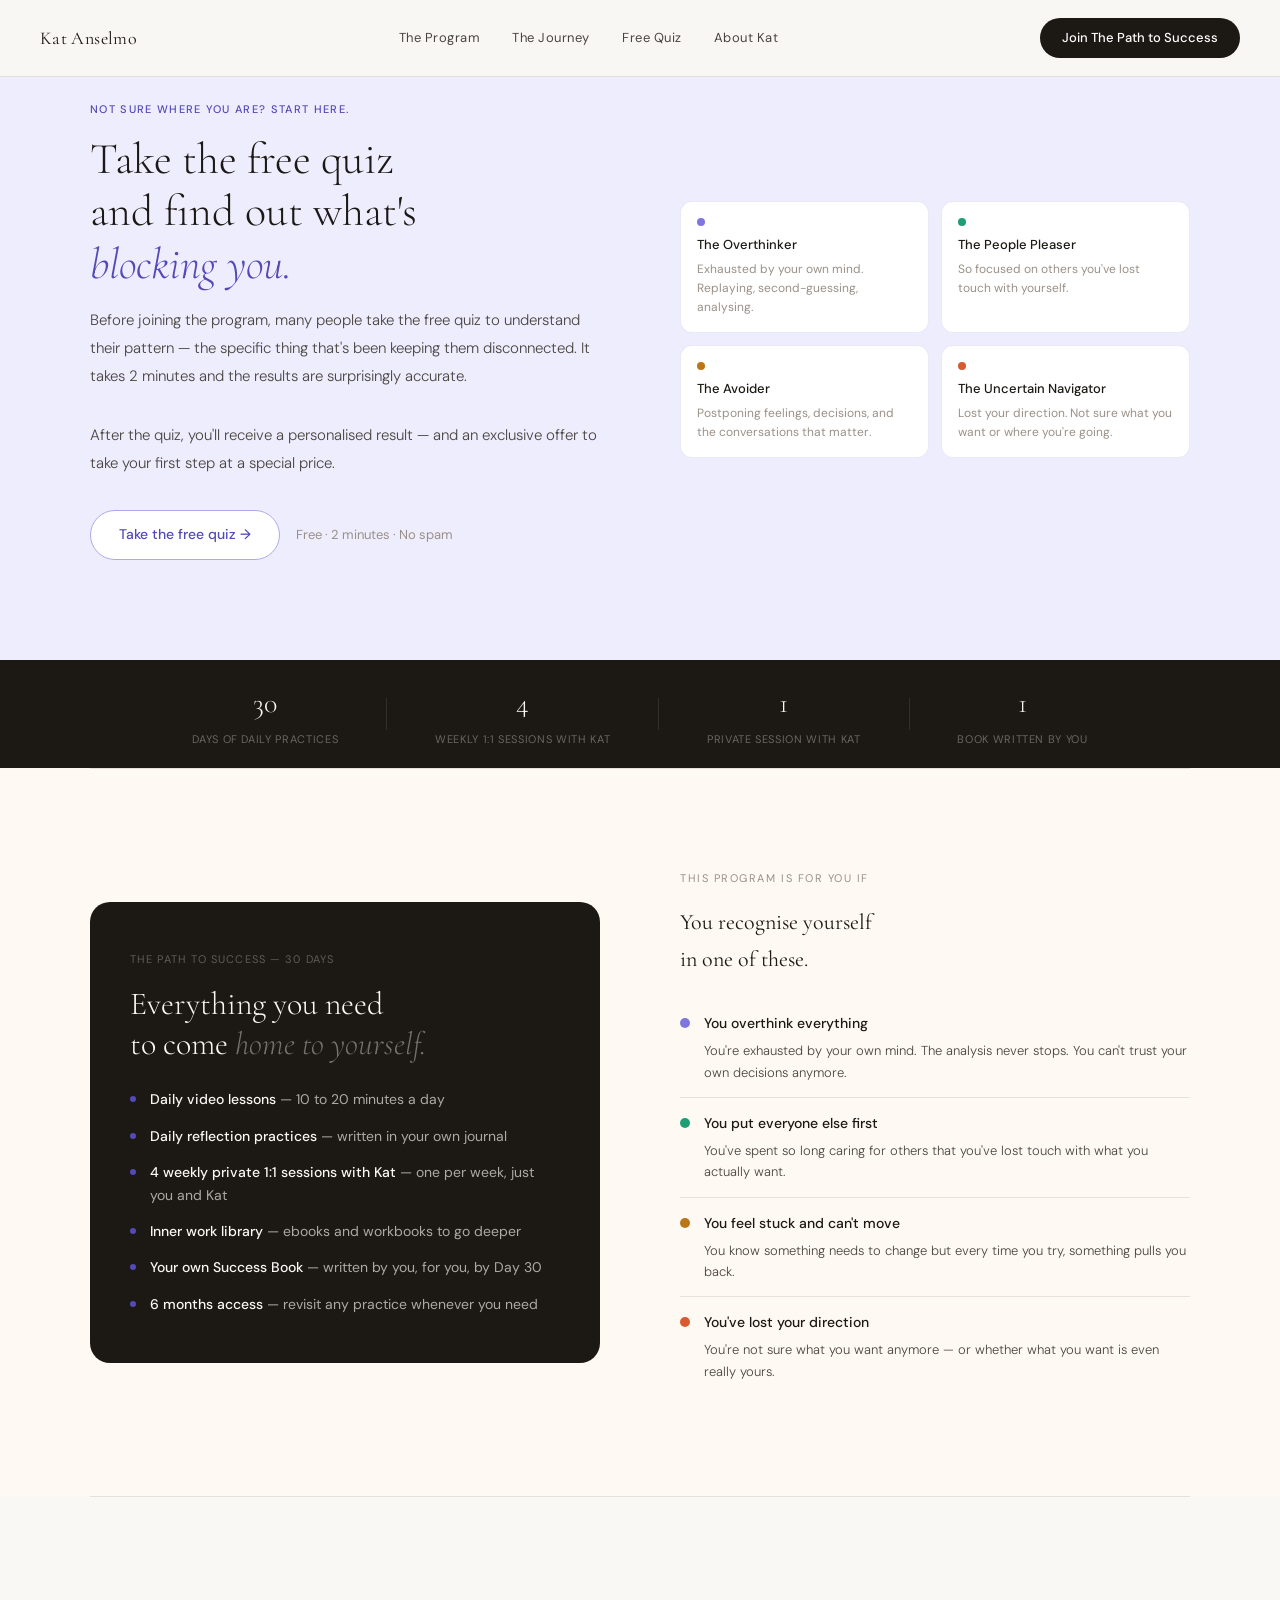
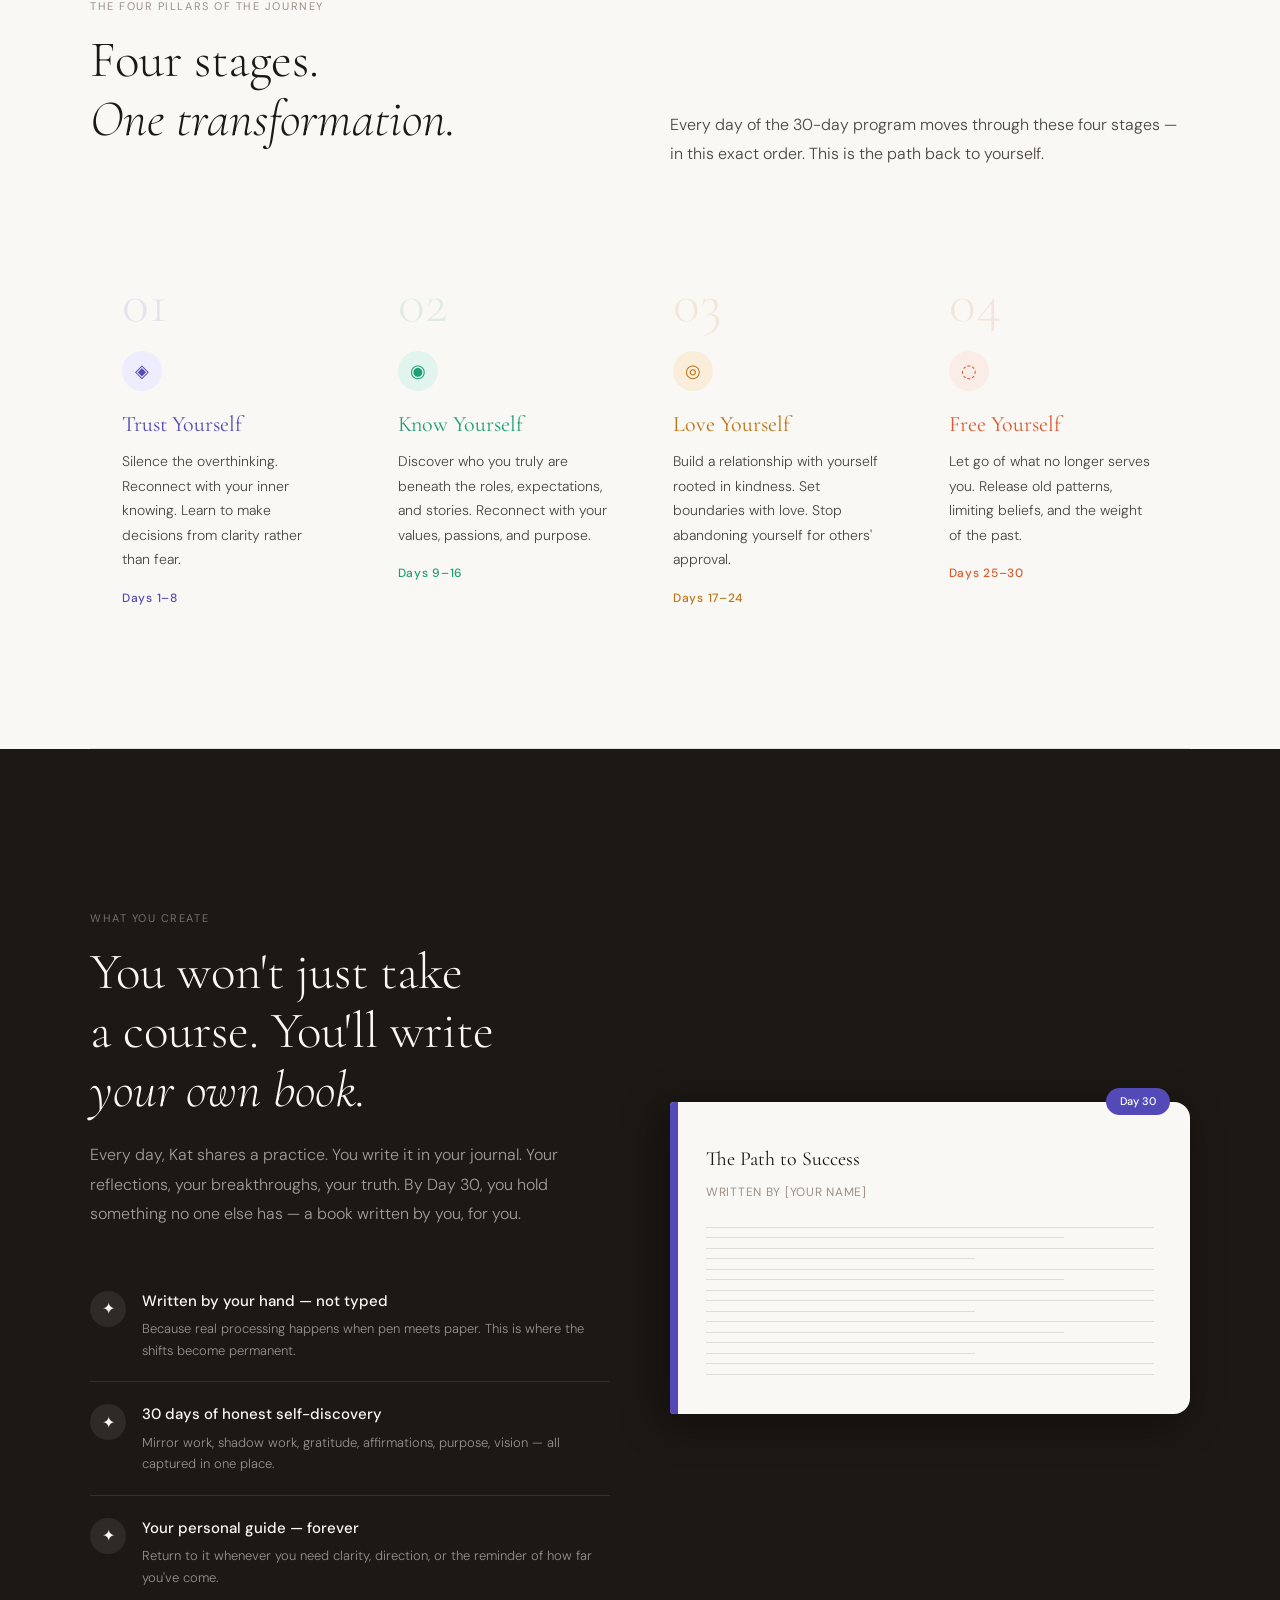
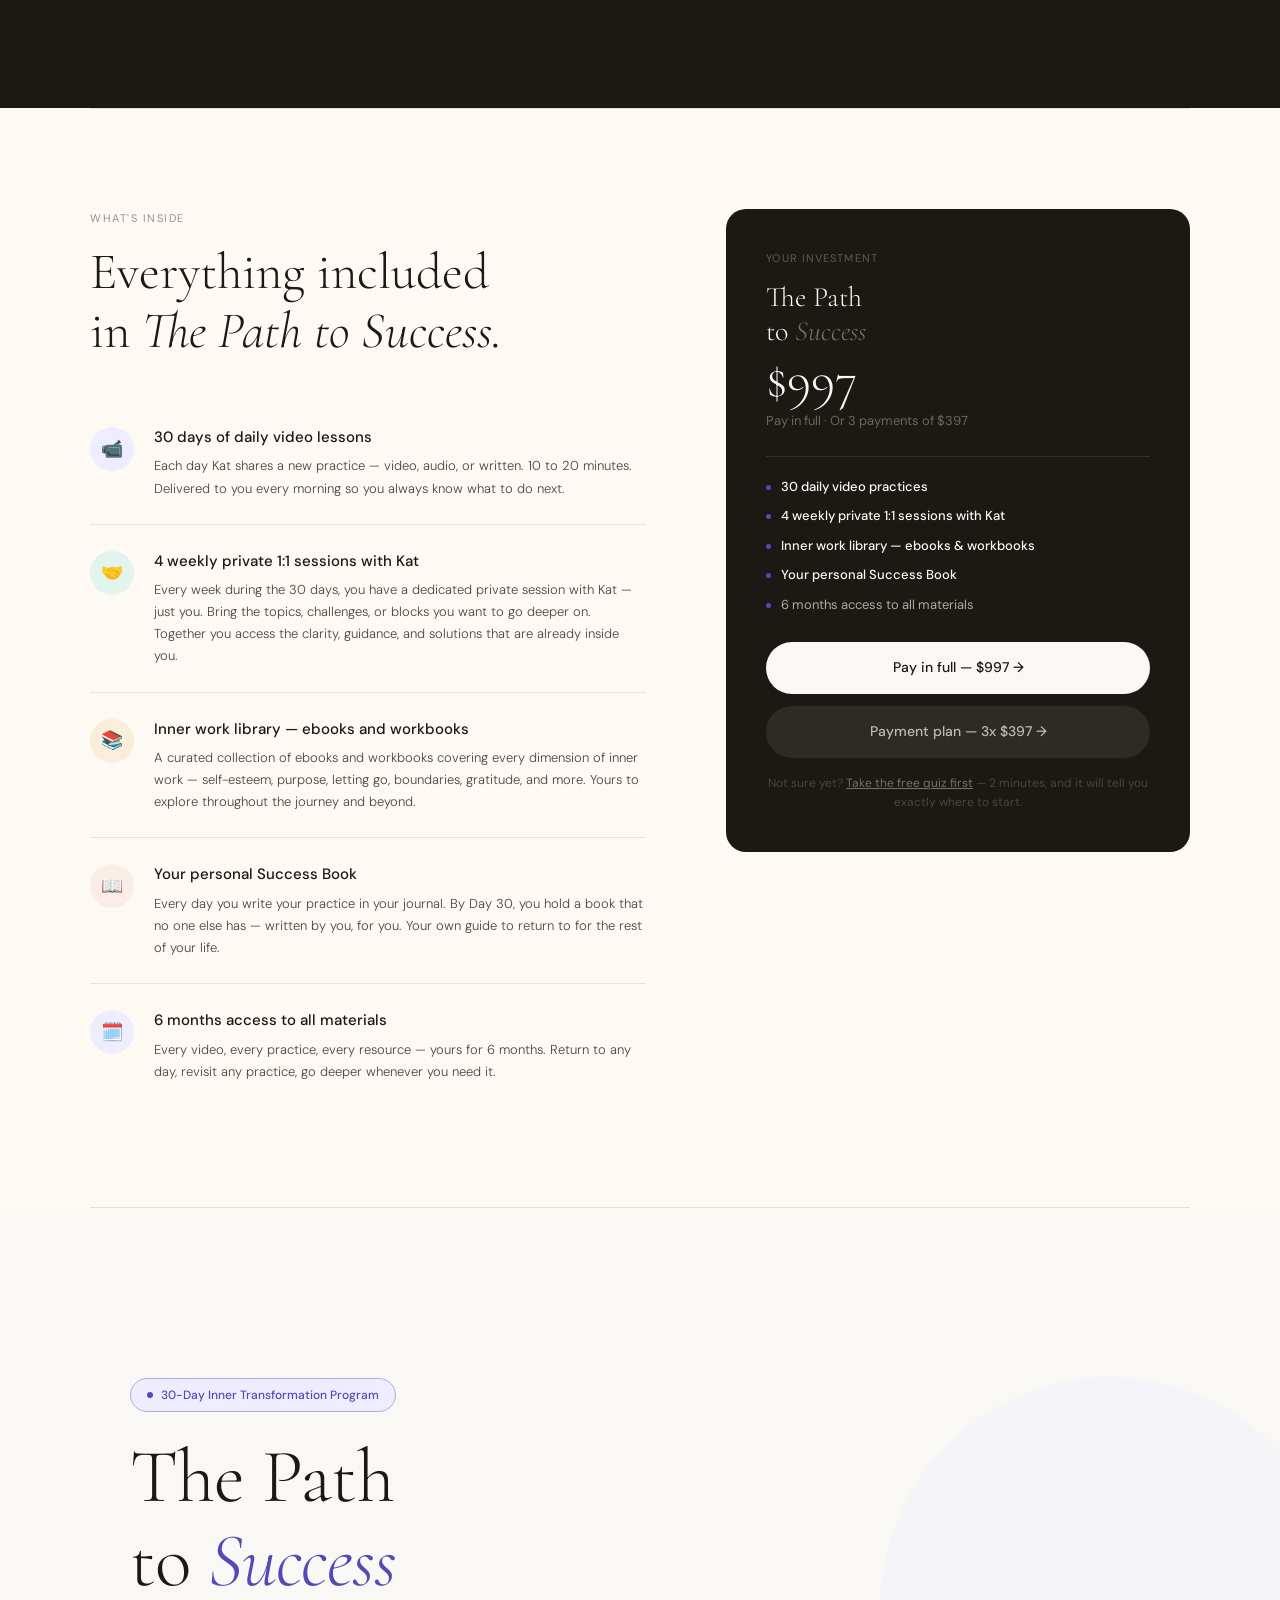
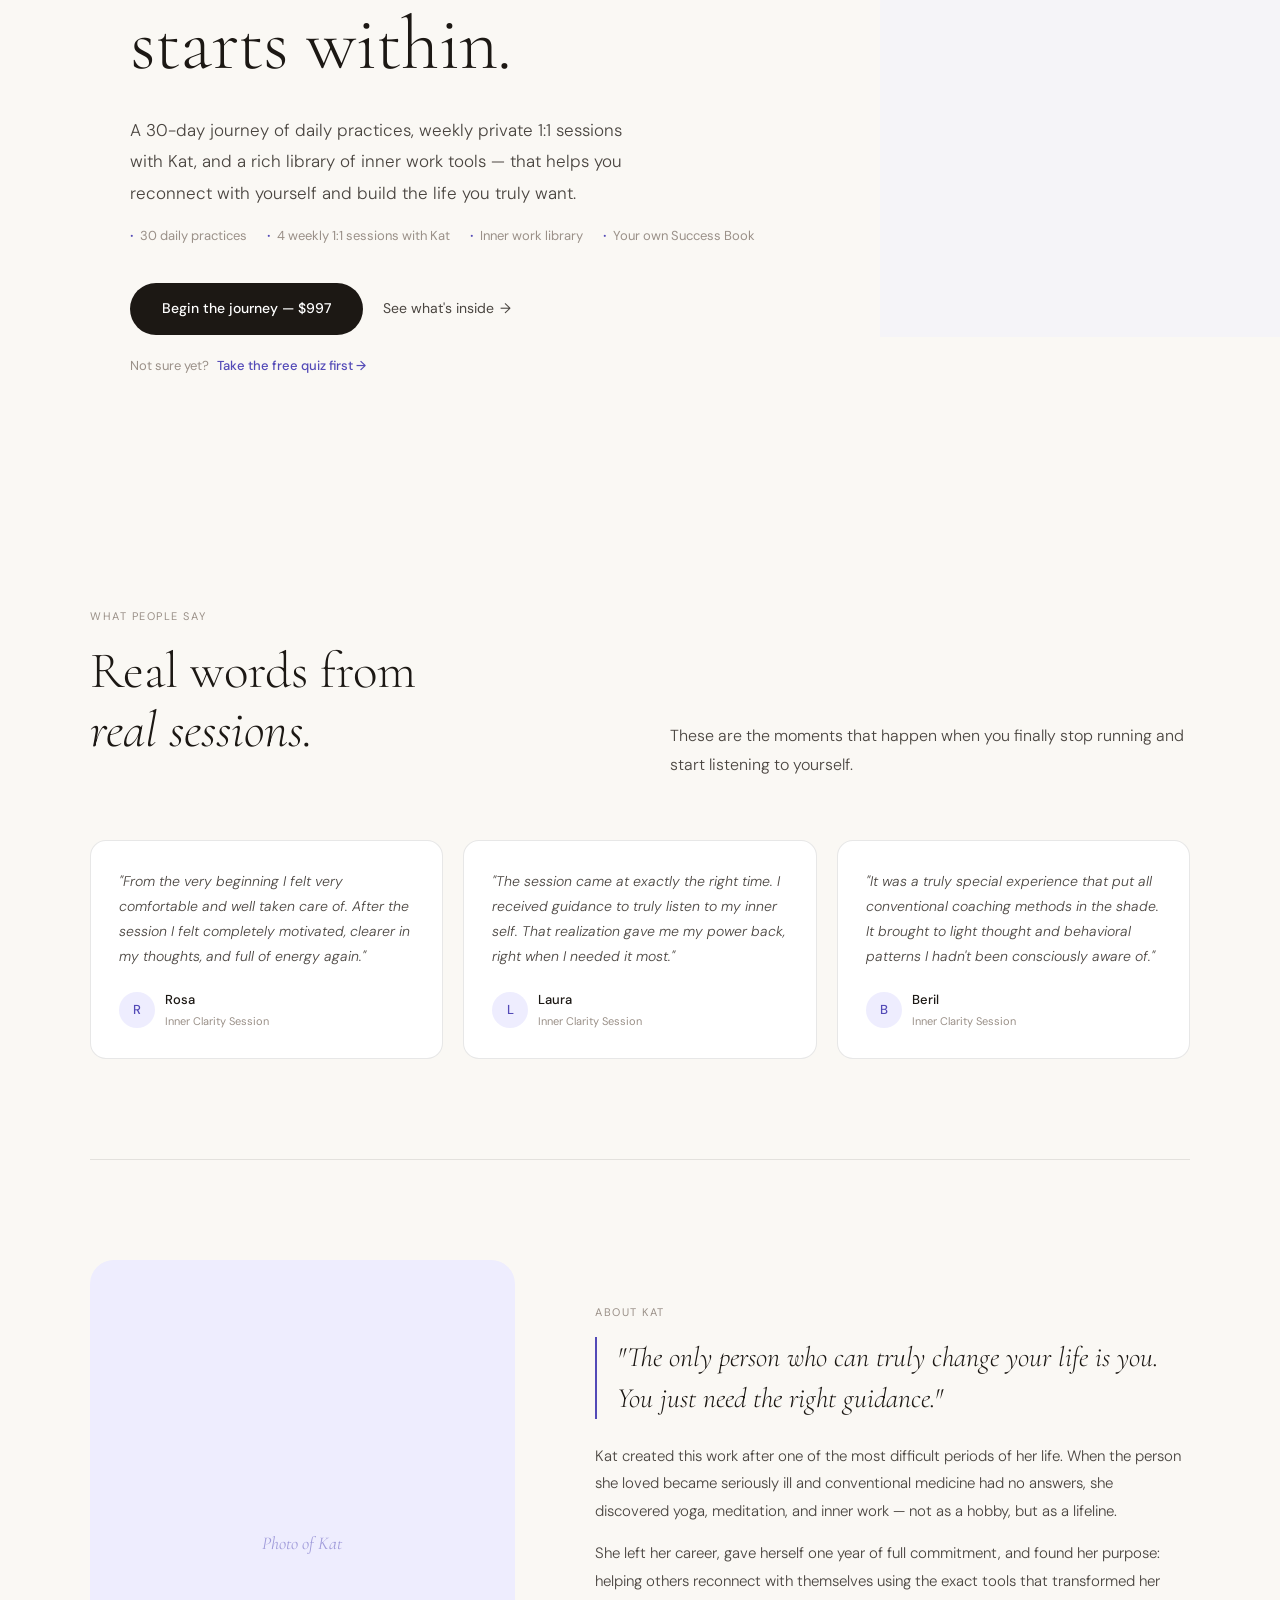
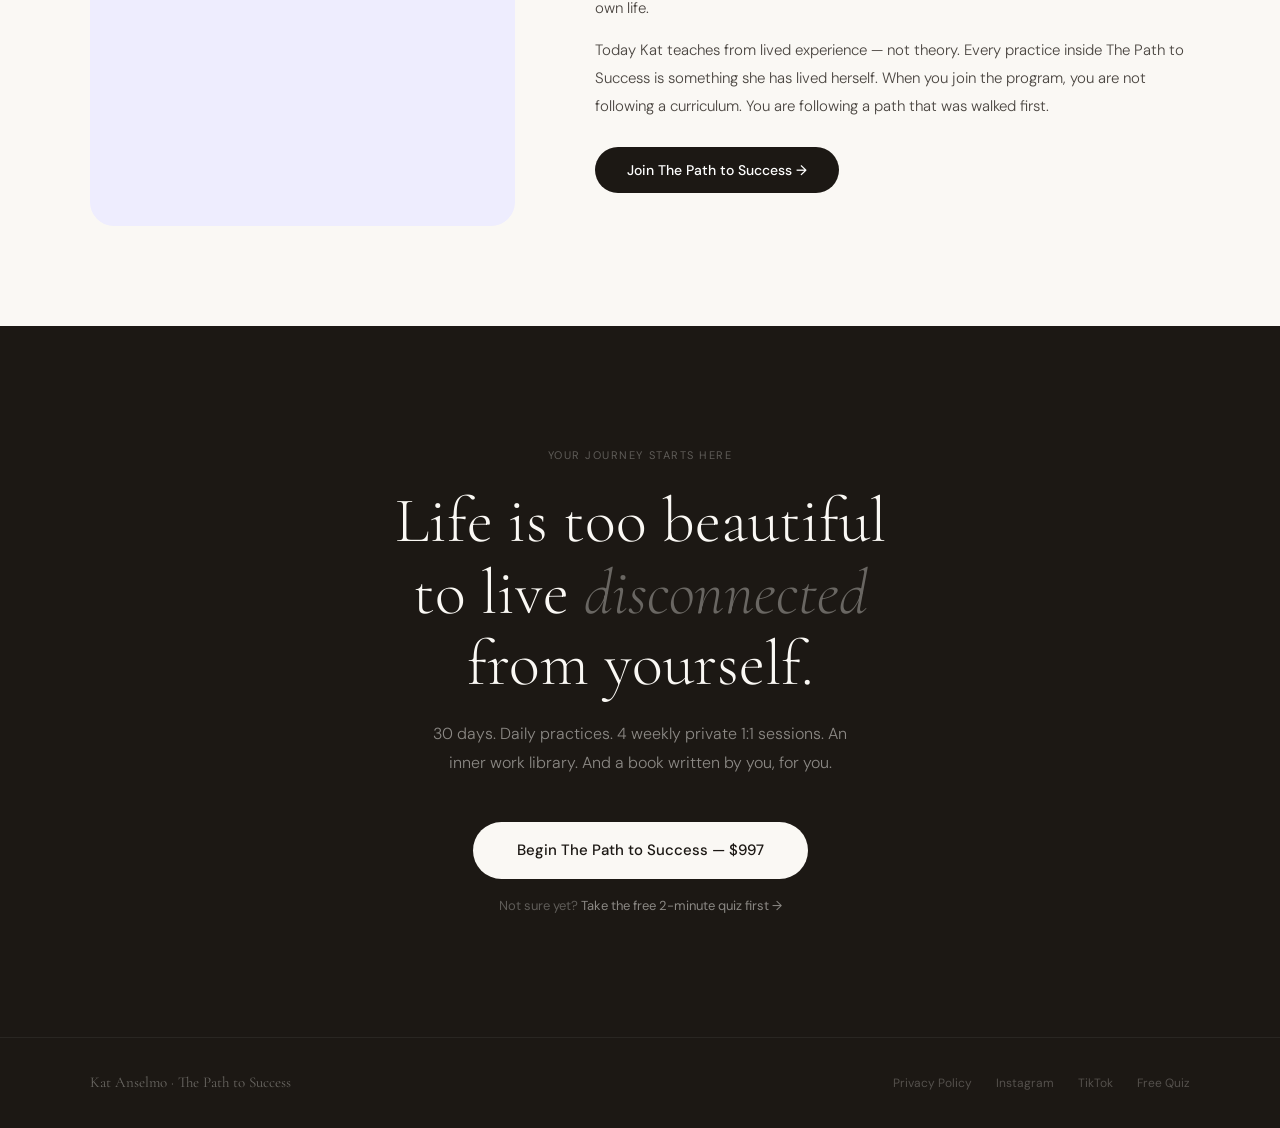
<file: Old_index.html>
<!DOCTYPE html>
<html lang="en">
<head>
<meta charset="utf-8">
<meta name="viewport" content="width=device-width, initial-scale=1">
<title>The Path to Success — 30-Day Inner Journey with Kat</title>
<link href="https://fonts.googleapis.com/css2?family=Cormorant+Garamond:ital,wght@0,300;0,400;0,500;1,300;1,400&family=DM+Sans:wght@300;400;500&display=swap" rel="stylesheet">
<style>
*, *::before, *::after { box-sizing: border-box; margin: 0; padding: 0; }

:root {
  --cream: #faf8f4;
  --warm-white: #fff9f3;
  --dark: #1c1814;
  --mid: #4a4540;
  --muted: #9a9088;
  --purple: #534AB7;
  --purple-light: #EEEDFE;
  --teal: #1D9E75;
  --teal-light: #E1F5EE;
  --amber: #BA7517;
  --amber-light: #FAEEDA;
  --coral: #D85A30;
  --coral-light: #FAECE7;
  --border: rgba(28,24,20,0.1);
  --serif: 'Cormorant Garamond', Georgia, serif;
  --sans: 'DM Sans', sans-serif;
}

html { scroll-behavior: smooth; }
body { font-family: var(--sans); background: var(--cream); color: var(--dark); line-height: 1.7; overflow-x: hidden; }

/* NAV */
nav { position: fixed; top: 0; left: 0; right: 0; z-index: 100; padding: 18px 40px; display: flex; align-items: center; justify-content: space-between; background: rgba(250,248,244,0.94); backdrop-filter: blur(12px); border-bottom: 0.5px solid var(--border); }
.nav-logo { font-family: var(--serif); font-size: 18px; font-weight: 400; color: var(--dark); text-decoration: none; letter-spacing: 0.02em; }
.nav-links { display: flex; align-items: center; gap: 32px; }
.nav-links a { font-size: 13px; color: var(--mid); text-decoration: none; letter-spacing: 0.04em; transition: color 0.2s; }
.nav-links a:hover { color: var(--dark); }
.nav-cta { font-size: 13px; font-weight: 500; color: #fff; background: var(--dark); padding: 9px 22px; border-radius: 50px; text-decoration: none; transition: background 0.2s; }
.nav-cta:hover { background: var(--mid); }

/* HERO — COURSE FIRST */
.hero { min-height: 100vh; display: flex; align-items: center; padding: 120px 40px 80px; max-width: 1100px; margin: 0 auto; position: relative; }
.hero-content { max-width: 640px; }
.hero-eyebrow { font-size: 12px; letter-spacing: 0.12em; text-transform: uppercase; color: var(--muted); margin-bottom: 24px; display: flex; align-items: center; gap: 10px; }
.hero-eyebrow::before { content: ''; display: block; width: 32px; height: 0.5px; background: var(--muted); }
.hero-course-tag { display: inline-flex; align-items: center; gap: 8px; background: var(--purple-light); border: 0.5px solid #AFA9EC; border-radius: 50px; padding: 6px 16px; font-size: 12px; font-weight: 500; color: var(--purple); margin-bottom: 24px; }
.hero-course-tag-dot { width: 6px; height: 6px; border-radius: 50%; background: var(--purple); }
.hero-headline { font-family: var(--serif); font-size: clamp(44px, 6vw, 76px); font-weight: 300; line-height: 1.1; color: var(--dark); margin-bottom: 28px; letter-spacing: -0.01em; }
.hero-headline em { font-style: italic; color: var(--purple); }
.hero-sub { font-size: 17px; color: var(--mid); line-height: 1.85; max-width: 500px; margin-bottom: 16px; font-weight: 300; }
.hero-course-details { display: flex; gap: 20px; flex-wrap: wrap; margin-bottom: 36px; }
.hero-detail { font-size: 13px; color: var(--muted); display: flex; align-items: center; gap: 6px; }
.hero-detail::before { content: '·'; color: var(--purple); font-size: 18px; line-height: 1; }
.hero-actions { display: flex; align-items: center; gap: 20px; flex-wrap: wrap; margin-bottom: 20px; }
.btn-primary { font-size: 14px; font-weight: 500; color: #fff; background: var(--dark); padding: 14px 32px; border-radius: 50px; text-decoration: none; transition: background 0.2s; }
.btn-primary:hover { background: var(--mid); }
.btn-ghost { font-size: 14px; color: var(--mid); text-decoration: none; display: flex; align-items: center; gap: 6px; }
.btn-ghost::after { content: '→'; transition: transform 0.2s; }
.btn-ghost:hover::after { transform: translateX(4px); }
.hero-quiz-nudge { font-size: 13px; color: var(--muted); display: flex; align-items: center; gap: 8px; }
.hero-quiz-nudge a { color: var(--purple); text-decoration: none; font-weight: 500; }
.hero-quiz-nudge a:hover { text-decoration: underline; }
.hero-float { position: absolute; right: -60px; top: 50%; transform: translateY(-50%); width: 460px; height: 560px; background: var(--purple-light); border-radius: 240px 240px 0 0; opacity: 0.4; pointer-events: none; }

/* SECTION BASE */
section { padding: 100px 40px; }
.container { max-width: 1100px; margin: 0 auto; }
.section-eyebrow { font-size: 11px; letter-spacing: 0.14em; text-transform: uppercase; color: var(--muted); margin-bottom: 16px; }
.section-title { font-family: var(--serif); font-size: clamp(32px, 4vw, 52px); font-weight: 300; line-height: 1.15; color: var(--dark); margin-bottom: 20px; }
.section-title em { font-style: italic; }
.section-intro { font-size: 16px; color: var(--mid); line-height: 1.85; max-width: 560px; font-weight: 300; }
.divider { height: 0.5px; background: var(--border); max-width: 1100px; margin: 0 auto; }

/* SOCIAL PROOF BAR */
.proof-bar { background: var(--dark); padding: 20px 40px; }
.proof-bar-inner { max-width: 1100px; margin: 0 auto; display: flex; align-items: center; justify-content: center; gap: 48px; flex-wrap: wrap; }
.proof-item { text-align: center; }
.proof-val { font-family: var(--serif); font-size: 28px; font-weight: 300; color: #faf8f4; }
.proof-label { font-size: 11px; color: rgba(250,248,244,0.35); letter-spacing: 0.06em; text-transform: uppercase; margin-top: 2px; }
.proof-divider { width: 0.5px; height: 32px; background: rgba(250,248,244,0.1); }

/* WHAT IS THE COURSE */
.course-intro { background: var(--warm-white); }
.course-intro-grid { display: grid; grid-template-columns: 1fr 1fr; gap: 80px; align-items: center; }
.course-intro-visual { background: var(--dark); border-radius: 20px; padding: 48px 40px; }
.civ-tag { font-size: 11px; letter-spacing: 0.1em; text-transform: uppercase; color: rgba(250,248,244,0.3); margin-bottom: 16px; }
.civ-title { font-family: var(--serif); font-size: 32px; font-weight: 300; color: #faf8f4; line-height: 1.25; margin-bottom: 24px; }
.civ-title em { font-style: italic; color: rgba(250,248,244,0.4); }
.civ-items { display: flex; flex-direction: column; gap: 14px; }
.civ-item { display: flex; gap: 14px; align-items: flex-start; }
.civ-dot { width: 6px; height: 6px; border-radius: 50%; background: var(--purple); margin-top: 8px; flex-shrink: 0; }
.civ-text { font-size: 14px; color: rgba(250,248,244,0.65); line-height: 1.6; }
.civ-text strong { color: #faf8f4; font-weight: 500; }
.course-intro-content { }
.course-for-title { font-family: var(--serif); font-size: 22px; font-weight: 400; margin-bottom: 20px; }
.for-item { display: flex; gap: 14px; padding: 14px 0; border-bottom: 0.5px solid var(--border); }
.for-item:last-child { border-bottom: none; }
.for-dot { width: 10px; height: 10px; border-radius: 50%; margin-top: 6px; flex-shrink: 0; }
.for-title { font-size: 14px; font-weight: 500; margin-bottom: 4px; }
.for-desc { font-size: 13px; color: var(--mid); line-height: 1.65; font-weight: 300; }

/* PILLARS */
.pillars { }
.pillars-header { display: grid; grid-template-columns: 1fr 1fr; gap: 60px; align-items: end; margin-bottom: 64px; }
.pillars-grid { display: grid; grid-template-columns: repeat(4, 1fr); gap: 2px; }
.pillar { padding: 40px 32px; position: relative; border-top: 2px solid transparent; transition: border-color 0.3s; cursor: default; }
.pillar:hover { border-top-color: currentColor; }
.pillar-number { font-family: var(--serif); font-size: 56px; font-weight: 300; opacity: 0.12; line-height: 1; margin-bottom: 20px; }
.pillar-icon { width: 40px; height: 40px; border-radius: 50%; display: flex; align-items: center; justify-content: center; margin-bottom: 20px; font-size: 18px; }
.pillar-title { font-family: var(--serif); font-size: 22px; font-weight: 400; margin-bottom: 12px; line-height: 1.2; }
.pillar-desc { font-size: 14px; color: var(--mid); line-height: 1.75; margin-bottom: 16px; font-weight: 300; }
.pillar-days { font-size: 12px; letter-spacing: 0.06em; font-weight: 500; }
.p1 { color: var(--purple); } .p1 .pillar-icon { background: var(--purple-light); }
.p2 { color: var(--teal); } .p2 .pillar-icon { background: var(--teal-light); }
.p3 { color: var(--amber); } .p3 .pillar-icon { background: var(--amber-light); }
.p4 { color: var(--coral); } .p4 .pillar-icon { background: var(--coral-light); }

/* JOURNAL */
.journal-section { background: var(--dark); color: var(--cream); }
.journal-section .section-title { color: var(--cream); }
.journal-section .section-intro { color: rgba(250,248,244,0.65); }
.journal-grid { display: grid; grid-template-columns: 1fr 1fr; gap: 60px; align-items: center; margin-top: 60px; }
.journal-book { background: var(--cream); border-radius: 4px 16px 16px 4px; padding: 40px 36px; box-shadow: -8px 8px 40px rgba(0,0,0,0.4); position: relative; }
.journal-book::before { content: ''; position: absolute; left: 0; top: 0; bottom: 0; width: 8px; background: var(--purple); border-radius: 4px 0 0 4px; }
.journal-book-title { font-family: var(--serif); font-size: 20px; color: var(--dark); margin-bottom: 6px; }
.journal-book-sub { font-size: 12px; color: var(--muted); letter-spacing: 0.06em; text-transform: uppercase; margin-bottom: 24px; }
.journal-lines { display: flex; flex-direction: column; gap: 10px; }
.journal-line { height: 0.5px; background: rgba(28,24,20,0.12); }
.journal-line.short { width: 60%; }
.journal-line.medium { width: 80%; }
.journal-day-tag { position: absolute; top: -14px; right: 20px; background: var(--purple); color: #fff; font-size: 11px; font-weight: 500; padding: 4px 14px; border-radius: 20px; }
.journal-feature { display: flex; gap: 16px; padding: 20px 0; border-bottom: 0.5px solid rgba(250,248,244,0.1); }
.journal-feature:last-child { border-bottom: none; }
.journal-feat-icon { width: 36px; height: 36px; border-radius: 50%; background: rgba(250,248,244,0.08); display: flex; align-items: center; justify-content: center; font-size: 16px; flex-shrink: 0; margin-top: 2px; }
.journal-feat-title { font-size: 15px; font-weight: 500; color: var(--cream); margin-bottom: 4px; }
.journal-feat-desc { font-size: 13px; color: rgba(250,248,244,0.55); line-height: 1.65; font-weight: 300; }

/* COURSE DETAILS — MAIN OFFER */
.course-details { background: var(--warm-white); }
.course-details-grid { display: grid; grid-template-columns: 1.2fr 1fr; gap: 80px; align-items: start; }
.course-features { display: flex; flex-direction: column; gap: 0; }
.cf-item { display: flex; gap: 20px; padding: 24px 0; border-bottom: 0.5px solid var(--border); }
.cf-item:last-child { border-bottom: none; }
.cf-icon { width: 44px; height: 44px; border-radius: 50%; display: flex; align-items: center; justify-content: center; font-size: 18px; flex-shrink: 0; margin-top: 2px; }
.cf-title { font-size: 15px; font-weight: 500; margin-bottom: 5px; }
.cf-desc { font-size: 13px; color: var(--mid); line-height: 1.7; font-weight: 300; }
.course-purchase { position: sticky; top: 100px; }
.purchase-card { background: var(--dark); color: #faf8f4; border-radius: 20px; padding: 40px; }
.pc-eyebrow { font-size: 11px; letter-spacing: 0.1em; text-transform: uppercase; color: rgba(250,248,244,0.3); margin-bottom: 14px; }
.pc-name { font-family: var(--serif); font-size: 28px; font-weight: 300; color: #faf8f4; margin-bottom: 6px; line-height: 1.2; }
.pc-name em { font-style: italic; color: rgba(250,248,244,0.4); }
.pc-price { font-family: var(--serif); font-size: 52px; font-weight: 300; color: #faf8f4; line-height: 1; margin-bottom: 4px; }
.pc-price-note { font-size: 13px; color: rgba(250,248,244,0.35); margin-bottom: 24px; }
.pc-divider { height: 0.5px; background: rgba(250,248,244,0.1); margin-bottom: 20px; }
.pc-includes { display: flex; flex-direction: column; gap: 10px; margin-bottom: 28px; }
.pc-item { display: flex; gap: 10px; align-items: flex-start; }
.pc-dot { width: 5px; height: 5px; border-radius: 50%; background: var(--purple); margin-top: 8px; flex-shrink: 0; }
.pc-item-text { font-size: 13px; color: rgba(250,248,244,0.65); line-height: 1.5; }
.pc-item-text strong { color: #faf8f4; font-weight: 500; }
.pc-btn { display: block; text-align: center; font-size: 14px; font-weight: 500; color: var(--dark); background: var(--cream); padding: 14px 20px; border-radius: 50px; text-decoration: none; transition: background 0.2s; margin-bottom: 12px; }
.pc-btn:hover { background: #f0ede8; }
.pc-note { font-size: 12px; color: rgba(250,248,244,0.2); text-align: center; line-height: 1.6; }

/* QUIZ — SUPPORTING ROLE */
.quiz-section { background: var(--purple-light); }
.quiz-inner { display: grid; grid-template-columns: 1fr 1fr; gap: 80px; align-items: center; }
.quiz-content { }
.quiz-tag { font-size: 11px; letter-spacing: 0.12em; text-transform: uppercase; color: var(--purple); font-weight: 500; margin-bottom: 14px; }
.quiz-title { font-family: var(--serif); font-size: clamp(28px, 3.5vw, 44px); font-weight: 300; line-height: 1.2; color: var(--dark); margin-bottom: 16px; }
.quiz-title em { font-style: italic; color: var(--purple); }
.quiz-desc { font-size: 15px; color: var(--mid); line-height: 1.85; font-weight: 300; margin-bottom: 32px; }
.quiz-types { display: grid; grid-template-columns: 1fr 1fr; gap: 12px; }
.quiz-type { background: #fff; border-radius: 12px; padding: 16px; border: 0.5px solid rgba(83,74,183,0.12); }
.qt-dot { width: 8px; height: 8px; border-radius: 50%; margin-bottom: 8px; }
.qt-title { font-size: 13px; font-weight: 500; margin-bottom: 4px; }
.qt-desc { font-size: 12px; color: var(--muted); line-height: 1.55; }
.quiz-cta-row { display: flex; align-items: center; gap: 16px; margin-top: 32px; flex-wrap: wrap; }
.btn-quiz { font-size: 14px; font-weight: 500; color: var(--purple); background: #fff; padding: 12px 28px; border-radius: 50px; text-decoration: none; border: 0.5px solid #AFA9EC; transition: background 0.2s; }
.btn-quiz:hover { background: var(--purple-light); }
.quiz-note { font-size: 13px; color: var(--muted); }

/* TESTIMONIALS */
.testimonials { }
.testi-header { display: grid; grid-template-columns: 1fr 1fr; gap: 60px; align-items: end; margin-bottom: 60px; }
.testi-grid { display: grid; grid-template-columns: repeat(3, 1fr); gap: 20px; }
.testi { background: #fff; border-radius: 16px; padding: 28px; border: 0.5px solid var(--border); }
.testi-text { font-size: 14px; color: var(--mid); line-height: 1.8; font-weight: 300; margin-bottom: 20px; font-style: italic; }
.testi-author { display: flex; align-items: center; gap: 10px; }
.testi-avatar { width: 36px; height: 36px; border-radius: 50%; background: var(--purple-light); display: flex; align-items: center; justify-content: center; font-size: 13px; font-weight: 500; color: var(--purple); flex-shrink: 0; }
.testi-name { font-size: 13px; font-weight: 500; color: var(--dark); }
.testi-detail { font-size: 11px; color: var(--muted); }

/* ABOUT */
.about-grid { display: grid; grid-template-columns: 1fr 1.4fr; gap: 80px; align-items: center; }
.about-img-placeholder { background: var(--purple-light); border-radius: 24px; aspect-ratio: 3/4; display: flex; align-items: center; justify-content: center; }
.about-img-text { font-family: var(--serif); font-size: 18px; color: var(--purple); opacity: 0.5; font-style: italic; }
.about-quote { font-family: var(--serif); font-size: clamp(20px, 2.5vw, 28px); font-weight: 300; font-style: italic; line-height: 1.45; color: var(--dark); margin-bottom: 24px; padding-left: 20px; border-left: 2px solid var(--purple); }
.about-body { font-size: 15px; color: var(--mid); line-height: 1.85; font-weight: 300; margin-bottom: 14px; }

/* FINAL CTA */
.final-cta { background: var(--dark); text-align: center; padding: 120px 40px; }
.final-cta-eyebrow { font-size: 11px; letter-spacing: 0.14em; text-transform: uppercase; color: rgba(250,248,244,0.3); margin-bottom: 20px; }
.final-cta-title { font-family: var(--serif); font-size: clamp(36px, 5vw, 68px); font-weight: 300; line-height: 1.12; color: var(--cream); margin-bottom: 20px; }
.final-cta-title em { font-style: italic; color: rgba(250,248,244,0.35); }
.final-cta-sub { font-size: 16px; color: rgba(250,248,244,0.5); max-width: 440px; margin: 0 auto 44px; line-height: 1.8; font-weight: 300; }
.btn-cream { display: inline-block; font-size: 15px; font-weight: 500; color: var(--dark); background: var(--cream); padding: 16px 44px; border-radius: 50px; text-decoration: none; transition: background 0.2s; }
.btn-cream:hover { background: #f0ede8; }
.final-quiz-link { font-size: 13px; color: rgba(250,248,244,0.3); margin-top: 16px; }
.final-quiz-link a { color: rgba(250,248,244,0.5); text-decoration: none; }
.final-quiz-link a:hover { color: rgba(250,248,244,0.7); }

/* FOOTER */
footer { background: var(--dark); border-top: 0.5px solid rgba(250,248,244,0.06); padding: 32px 40px; }
.footer-inner { max-width: 1100px; margin: 0 auto; display: flex; align-items: center; justify-content: space-between; flex-wrap: wrap; gap: 16px; }
.footer-logo { font-family: var(--serif); font-size: 15px; color: rgba(250,248,244,0.35); }
.footer-links { display: flex; gap: 24px; }
.footer-links a { font-size: 12px; color: rgba(250,248,244,0.25); text-decoration: none; transition: color 0.2s; }
.footer-links a:hover { color: rgba(250,248,244,0.5); }

/* ANIMATIONS */
@keyframes fadeUp { from { opacity: 0; transform: translateY(20px); } to { opacity: 1; transform: translateY(0); } }
.hero-course-tag { animation: fadeUp 0.5s ease 0.1s both; }
.hero-headline { animation: fadeUp 0.6s ease 0.2s both; }
.hero-sub { animation: fadeUp 0.6s ease 0.3s both; }
.hero-course-details { animation: fadeUp 0.6s ease 0.35s both; }
.hero-actions { animation: fadeUp 0.6s ease 0.4s both; }
.hero-quiz-nudge { animation: fadeUp 0.6s ease 0.45s both; }

@media (max-width: 900px) {
  nav { padding: 14px 20px; }
  .nav-links { display: none; }
  section { padding: 70px 20px; }
  .hero { padding: 100px 20px 60px; }
  .hero-float { display: none; }
  .course-intro-grid, .journal-grid, .pillars-header, .course-details-grid, .quiz-inner, .testi-header, .about-grid { grid-template-columns: 1fr; gap: 40px; }
  .pillars-grid { grid-template-columns: 1fr 1fr; }
  .testi-grid { grid-template-columns: 1fr; }
  .course-purchase { position: static; }
  .proof-bar-inner { gap: 24px; }
  .proof-divider { display: none; }
}
</style>
</head>
<body>

<!-- NAV -->
<nav>
  <a href="#" class="nav-logo">Kat Anselmo</a>
  <div class="nav-links">
    <a href="#course">The Program</a>
    <a href="#pillars">The Journey</a>
    <a href="#quiz">Free Quiz</a>
    <a href="#about">About Kat</a>
  </div>
  <a href="https://payhip.com/b/zwPqE" class="nav-cta">Join The Path to Success</a>
</nav>

<!-- QUIZ — SUPPORTING ROLE -->
<section class="quiz-section" id="quiz">
  <div class="container">
    <div class="quiz-inner">
      <div class="quiz-content">
        <div class="quiz-tag">Not sure where you are? Start here.</div>
        <h2 class="quiz-title">Take the free quiz<br>and find out what's<br><em>blocking you.</em></h2>
        <p class="quiz-desc">Before joining the program, many people take the free quiz to understand their pattern — the specific thing that's been keeping them disconnected. It takes 2 minutes and the results are surprisingly accurate.</p>
        <p class="quiz-desc" style="margin-bottom:0;">After the quiz, you'll receive a personalised result — and an exclusive offer to take your first step at a special price.</p>
        <div class="quiz-cta-row">
          <a href="https://www.KatsYoga.com/quiz" class="btn-quiz">Take the free quiz →</a>
          <span class="quiz-note">Free · 2 minutes · No spam</span>
        </div>
      </div>
      <div class="quiz-types">
        <div class="quiz-type">
          <div class="qt-dot" style="background:#7F77DD"></div>
          <div class="qt-title">The Overthinker</div>
          <div class="qt-desc">Exhausted by your own mind. Replaying, second-guessing, analysing.</div>
        </div>
        <div class="quiz-type">
          <div class="qt-dot" style="background:#1D9E75"></div>
          <div class="qt-title">The People Pleaser</div>
          <div class="qt-desc">So focused on others you've lost touch with yourself.</div>
        </div>
        <div class="quiz-type">
          <div class="qt-dot" style="background:#BA7517"></div>
          <div class="qt-title">The Avoider</div>
          <div class="qt-desc">Postponing feelings, decisions, and the conversations that matter.</div>
        </div>
        <div class="quiz-type">
          <div class="qt-dot" style="background:#D85A30"></div>
          <div class="qt-title">The Uncertain Navigator</div>
          <div class="qt-desc">Lost your direction. Not sure what you want or where you're going.</div>
        </div>
      </div>
    </div>
  </div>
</section>

<div class="divider"></div>


<!-- SOCIAL PROOF BAR -->
<div class="proof-bar">
  <div class="proof-bar-inner">
    <div class="proof-item">
      <div class="proof-val">30</div>
      <div class="proof-label">Days of daily practices</div>
    </div>
    <div class="proof-divider"></div>
    <div class="proof-item">
      <div class="proof-val">4</div>
      <div class="proof-label">Weekly 1:1 sessions with Kat</div>
    </div>
    <div class="proof-divider"></div>
    <div class="proof-item">
      <div class="proof-val">1</div>
      <div class="proof-label">Private session with Kat</div>
    </div>
    <div class="proof-divider"></div>
    <div class="proof-item">
      <div class="proof-val">1</div>
      <div class="proof-label">Book written by you</div>
    </div>
  </div>
</div>

<div class="divider"></div>

<!-- WHAT IS THIS COURSE -->
<section class="course-intro" id="course">
  <div class="container">
    <div class="course-intro-grid">
      <div class="course-intro-visual">
        <div class="civ-tag">The Path to Success — 30 days</div>
        <div class="civ-title">Everything you need<br>to come <em>home to yourself.</em></div>
        <div class="civ-items">
          <div class="civ-item"><div class="civ-dot"></div><div class="civ-text"><strong>Daily video lessons</strong> — 10 to 20 minutes a day</div></div>
          <div class="civ-item"><div class="civ-dot"></div><div class="civ-text"><strong>Daily reflection practices</strong> — written in your own journal</div></div>
          <div class="civ-item"><div class="civ-dot"></div><div class="civ-text"><strong>4 weekly private 1:1 sessions with Kat</strong> — one per week, just you and Kat</div></div>
          <div class="civ-item"><div class="civ-dot"></div><div class="civ-text"><strong>Inner work library</strong> — ebooks and workbooks to go deeper</div></div>
          <div class="civ-item"><div class="civ-dot"></div><div class="civ-text"><strong>Your own Success Book</strong> — written by you, for you, by Day 30</div></div>
          <div class="civ-item"><div class="civ-dot"></div><div class="civ-text"><strong>6 months access</strong> — revisit any practice whenever you need</div></div>
        </div>
      </div>
      <div class="course-intro-content">
        <div class="section-eyebrow">This program is for you if</div>
        <div class="course-for-title">You recognise yourself<br>in one of these.</div>
        <div class="for-item">
          <div class="for-dot" style="background:#7F77DD"></div>
          <div>
            <div class="for-title">You overthink everything</div>
            <div class="for-desc">You're exhausted by your own mind. The analysis never stops. You can't trust your own decisions anymore.</div>
          </div>
        </div>
        <div class="for-item">
          <div class="for-dot" style="background:#1D9E75"></div>
          <div>
            <div class="for-title">You put everyone else first</div>
            <div class="for-desc">You've spent so long caring for others that you've lost touch with what you actually want.</div>
          </div>
        </div>
        <div class="for-item">
          <div class="for-dot" style="background:#BA7517"></div>
          <div>
            <div class="for-title">You feel stuck and can't move</div>
            <div class="for-desc">You know something needs to change but every time you try, something pulls you back.</div>
          </div>
        </div>
        <div class="for-item">
          <div class="for-dot" style="background:#D85A30"></div>
          <div>
            <div class="for-title">You've lost your direction</div>
            <div class="for-desc">You're not sure what you want anymore — or whether what you want is even really yours.</div>
          </div>
        </div>
      </div>
    </div>
  </div>
</section>

<div class="divider"></div>

<!-- PILLARS -->
<section id="pillars">
  <div class="container">
    <div class="pillars-header">
      <div>
        <div class="section-eyebrow">The four pillars of the journey</div>
        <h2 class="section-title">Four stages.<br><em>One transformation.</em></h2>
      </div>
      <p class="section-intro">Every day of the 30-day program moves through these four stages — in this exact order. This is the path back to yourself.</p>
    </div>
    <div class="pillars-grid">
      <div class="pillar p1">
        <div class="pillar-number">01</div>
        <div class="pillar-icon">◈</div>
        <h3 class="pillar-title">Trust Yourself</h3>
        <p class="pillar-desc">Silence the overthinking. Reconnect with your inner knowing. Learn to make decisions from clarity rather than fear.</p>
        <div class="pillar-days">Days 1–8</div>
      </div>
      <div class="pillar p2">
        <div class="pillar-number">02</div>
        <div class="pillar-icon">◉</div>
        <h3 class="pillar-title">Know Yourself</h3>
        <p class="pillar-desc">Discover who you truly are beneath the roles, expectations, and stories. Reconnect with your values, passions, and purpose.</p>
        <div class="pillar-days">Days 9–16</div>
      </div>
      <div class="pillar p3">
        <div class="pillar-number">03</div>
        <div class="pillar-icon">◎</div>
        <h3 class="pillar-title">Love Yourself</h3>
        <p class="pillar-desc">Build a relationship with yourself rooted in kindness. Set boundaries with love. Stop abandoning yourself for others' approval.</p>
        <div class="pillar-days">Days 17–24</div>
      </div>
      <div class="pillar p4">
        <div class="pillar-number">04</div>
        <div class="pillar-icon">◌</div>
        <h3 class="pillar-title">Free Yourself</h3>
        <p class="pillar-desc">Let go of what no longer serves you. Release old patterns, limiting beliefs, and the weight of the past.</p>
        <div class="pillar-days">Days 25–30</div>
      </div>
    </div>
  </div>
</section>

<div class="divider"></div>

<!-- JOURNAL SECTION -->
<section class="journal-section">
  <div class="container">
    <div class="journal-grid">
      <div class="journal-content">
        <div class="section-eyebrow" style="color:rgba(250,248,244,0.4)">What you create</div>
        <h2 class="section-title">You won't just take<br>a course. You'll write<br><em>your own book.</em></h2>
        <p class="section-intro" style="color:rgba(250,248,244,0.6); margin-bottom:40px;">Every day, Kat shares a practice. You write it in your journal. Your reflections, your breakthroughs, your truth. By Day 30, you hold something no one else has — a book written by you, for you.</p>
        <div class="journal-feature">
          <div class="journal-feat-icon">✦</div>
          <div>
            <div class="journal-feat-title">Written by your hand — not typed</div>
            <div class="journal-feat-desc">Because real processing happens when pen meets paper. This is where the shifts become permanent.</div>
          </div>
        </div>
        <div class="journal-feature">
          <div class="journal-feat-icon">✦</div>
          <div>
            <div class="journal-feat-title">30 days of honest self-discovery</div>
            <div class="journal-feat-desc">Mirror work, shadow work, gratitude, affirmations, purpose, vision — all captured in one place.</div>
          </div>
        </div>
        <div class="journal-feature">
          <div class="journal-feat-icon">✦</div>
          <div>
            <div class="journal-feat-title">Your personal guide — forever</div>
            <div class="journal-feat-desc">Return to it whenever you need clarity, direction, or the reminder of how far you've come.</div>
          </div>
        </div>
      </div>
      <div class="journal-visual">
        <div class="journal-book">
          <div class="journal-day-tag">Day 30</div>
          <div class="journal-book-title">The Path to Success</div>
          <div class="journal-book-sub">Written by [your name]</div>
          <div class="journal-lines">
            <div class="journal-line"></div>
            <div class="journal-line medium"></div>
            <div class="journal-line"></div>
            <div class="journal-line short"></div>
            <div class="journal-line"></div>
            <div class="journal-line medium"></div>
            <div class="journal-line"></div>
            <div class="journal-line"></div>
            <div class="journal-line short"></div>
            <div class="journal-line"></div>
            <div class="journal-line medium"></div>
            <div class="journal-line"></div>
            <div class="journal-line short"></div>
            <div class="journal-line"></div>
            <div class="journal-line"></div>
          </div>
        </div>
      </div>
    </div>
  </div>
</section>

<div class="divider"></div>

<!-- COURSE DETAILS + PURCHASE -->
<section class="course-details">
  <div class="container">
    <div class="course-details-grid">
      <div>
        <div class="section-eyebrow">What's inside</div>
        <h2 class="section-title">Everything included<br>in <em>The Path to Success.</em></h2>
        <div class="course-features" style="margin-top:40px;">
          <div class="cf-item">
            <div class="cf-icon" style="background:var(--purple-light);">📹</div>
            <div>
              <div class="cf-title">30 days of daily video lessons</div>
              <div class="cf-desc">Each day Kat shares a new practice — video, audio, or written. 10 to 20 minutes. Delivered to you every morning so you always know what to do next.</div>
            </div>
          </div>
          <div class="cf-item">
            <div class="cf-icon" style="background:var(--teal-light);">🤝</div>
            <div>
              <div class="cf-title">4 weekly private 1:1 sessions with Kat</div>
              <div class="cf-desc">Every week during the 30 days, you have a dedicated private session with Kat — just you. Bring the topics, challenges, or blocks you want to go deeper on. Together you access the clarity, guidance, and solutions that are already inside you.</div>
            </div>
          </div>
          <div class="cf-item">
            <div class="cf-icon" style="background:var(--amber-light);">📚</div>
            <div>
              <div class="cf-title">Inner work library — ebooks and workbooks</div>
              <div class="cf-desc">A curated collection of ebooks and workbooks covering every dimension of inner work — self-esteem, purpose, letting go, boundaries, gratitude, and more. Yours to explore throughout the journey and beyond.</div>
            </div>
          </div>
          <div class="cf-item">
            <div class="cf-icon" style="background:var(--coral-light);">📖</div>
            <div>
              <div class="cf-title">Your personal Success Book</div>
              <div class="cf-desc">Every day you write your practice in your journal. By Day 30, you hold a book that no one else has — written by you, for you. Your own guide to return to for the rest of your life.</div>
            </div>
          </div>
          <div class="cf-item">
            <div class="cf-icon" style="background:var(--purple-light);">🗓️</div>
            <div>
              <div class="cf-title">6 months access to all materials</div>
              <div class="cf-desc">Every video, every practice, every resource — yours for 6 months. Return to any day, revisit any practice, go deeper whenever you need it.</div>
            </div>
          </div>
        </div>
      </div>
      <div class="course-purchase">
        <div class="purchase-card">
          <div class="pc-eyebrow">Your investment</div>
          <div class="pc-name">The Path<br>to <em>Success</em></div>
          <div class="pc-price">$997</div>
          <div class="pc-price-note">Pay in full · Or 3 payments of $397</div>
          <div class="pc-divider"></div>
          <div class="pc-includes">
            <div class="pc-item"><div class="pc-dot"></div><div class="pc-item-text"><strong>30 daily video practices</strong></div></div>
            <div class="pc-item"><div class="pc-dot"></div><div class="pc-item-text"><strong>4 weekly private 1:1 sessions with Kat</strong></div></div>
            <div class="pc-item"><div class="pc-dot"></div><div class="pc-item-text"><strong>Inner work library — ebooks &amp; workbooks</strong></div></div>
            <div class="pc-item"><div class="pc-dot"></div><div class="pc-item-text"><strong>Your personal Success Book</strong></div></div>
            <div class="pc-item"><div class="pc-dot"></div><div class="pc-item-text">6 months access to all materials</div></div>
          </div>
          <a href="https://payhip.com/b/zwPqE" class="pc-btn">Pay in full — $997 →</a>
          <a href="https://payhip.com/b/zwPqE" class="pc-btn" style="background:rgba(250,248,244,0.08); color:rgba(250,248,244,0.7); margin-bottom:16px;">Payment plan — 3x $397 →</a>
          <div class="pc-note">Not sure yet? <a href="https://www.KatsYoga.com/quiz" style="color:rgba(250,248,244,0.4); text-decoration:underline;">Take the free quiz first</a> — 2 minutes, and it will tell you exactly where to start.</div>
        </div>
      </div>
    </div>
  </div>
</section>

<div class="divider"></div>

<!-- HERO — COURSE IS THE STAR -->
<section style="padding:0; position:relative; overflow:hidden;">
  <div class="hero-float"></div>
  <div class="hero">
    <div class="hero-content">
      <div class="hero-course-tag">
        <div class="hero-course-tag-dot"></div>
        30-Day Inner Transformation Program
      </div>
      <h1 class="hero-headline">
        The Path<br>to <em>Success</em><br>starts within.
      </h1>
      <p class="hero-sub">A 30-day journey of daily practices, weekly private 1:1 sessions with Kat, and a rich library of inner work tools — that helps you reconnect with yourself and build the life you truly want.</p>
      <div class="hero-course-details">
        <span class="hero-detail">30 daily practices</span>
        <span class="hero-detail">4 weekly 1:1 sessions with Kat</span>
        <span class="hero-detail">Inner work library</span>
        <span class="hero-detail">Your own Success Book</span>
      </div>
      <div class="hero-actions">
        <a href="https://payhip.com/b/zwPqE" class="btn-primary">Begin the journey — $997</a>
        <a href="#course" class="btn-ghost">See what's inside</a>
      </div>
      <div class="hero-quiz-nudge">
        Not sure yet? <a href="https://www.KatsYoga.com/quiz">Take the free quiz first →</a>
      </div>
    </div>
  </div>
</section>


<!-- TESTIMONIALS -->
<section>
  <div class="container">
    <div class="testi-header">
      <div>
        <div class="section-eyebrow">What people say</div>
        <h2 class="section-title">Real words from<br><em>real sessions.</em></h2>
      </div>
      <p class="section-intro">These are the moments that happen when you finally stop running and start listening to yourself.</p>
    </div>
    <div class="testi-grid">
      <div class="testi">
        <div class="testi-text">"From the very beginning I felt very comfortable and well taken care of. After the session I felt completely motivated, clearer in my thoughts, and full of energy again."</div>
        <div class="testi-author">
          <div class="testi-avatar">R</div>
          <div>
            <div class="testi-name">Rosa</div>
            <div class="testi-detail">Inner Clarity Session</div>
          </div>
        </div>
      </div>
      <div class="testi">
        <div class="testi-text">"The session came at exactly the right time. I received guidance to truly listen to my inner self. That realization gave me my power back, right when I needed it most."</div>
        <div class="testi-author">
          <div class="testi-avatar">L</div>
          <div>
            <div class="testi-name">Laura</div>
            <div class="testi-detail">Inner Clarity Session</div>
          </div>
        </div>
      </div>
      <div class="testi">
        <div class="testi-text">"It was a truly special experience that put all conventional coaching methods in the shade. It brought to light thought and behavioral patterns I hadn't been consciously aware of."</div>
        <div class="testi-author">
          <div class="testi-avatar">B</div>
          <div>
            <div class="testi-name">Beril</div>
            <div class="testi-detail">Inner Clarity Session</div>
          </div>
        </div>
      </div>
    </div>
  </div>
</section>

<div class="divider"></div>

<!-- ABOUT -->
<section id="about">
  <div class="container">
    <div class="about-grid">
      <div class="about-img-placeholder">
        <span class="about-img-text">Photo of Kat</span>
      </div>
      <div>
        <div class="section-eyebrow">About Kat</div>
        <blockquote class="about-quote">"The only person who can truly change your life is you. You just need the right guidance."</blockquote>
        <p class="about-body">Kat created this work after one of the most difficult periods of her life. When the person she loved became seriously ill and conventional medicine had no answers, she discovered yoga, meditation, and inner work — not as a hobby, but as a lifeline.</p>
        <p class="about-body">She left her career, gave herself one year of full commitment, and found her purpose: helping others reconnect with themselves using the exact tools that transformed her own life.</p>
        <p class="about-body" style="margin-bottom:36px;">Today Kat teaches from lived experience — not theory. Every practice inside The Path to Success is something she has lived herself. When you join the program, you are not following a curriculum. You are following a path that was walked first.</p>
        <a href="https://payhip.com/b/zwPqE" class="btn-primary">Join The Path to Success →</a>
      </div>
    </div>
  </div>
</section>

<!-- FINAL CTA -->
<section class="final-cta">
  <div class="final-cta-eyebrow">Your journey starts here</div>
  <h2 class="final-cta-title">Life is too beautiful<br>to live <em>disconnected</em><br>from yourself.</h2>
  <p class="final-cta-sub">30 days. Daily practices. 4 weekly private 1:1 sessions. An inner work library. And a book written by you, for you.</p>
  <a href="https://payhip.com/b/zwPqE" class="btn-cream">Begin The Path to Success — $997</a>
  <p class="final-quiz-link">Not sure yet? <a href="https://www.KatsYoga.com/quiz">Take the free 2-minute quiz first →</a></p>
</section>

<!-- FOOTER -->
<footer>
  <div class="footer-inner">
    <div class="footer-logo">Kat Anselmo · The Path to Success</div>
    <div class="footer-links">
      <a href="#">Privacy Policy</a>
      <a href="#">Instagram</a>
      <a href="#">TikTok</a>
      <a href="https://www.KatsYoga.com/quiz">Free Quiz</a>
    </div>
  </div>
</footer>

</body>
</html>
</file>
